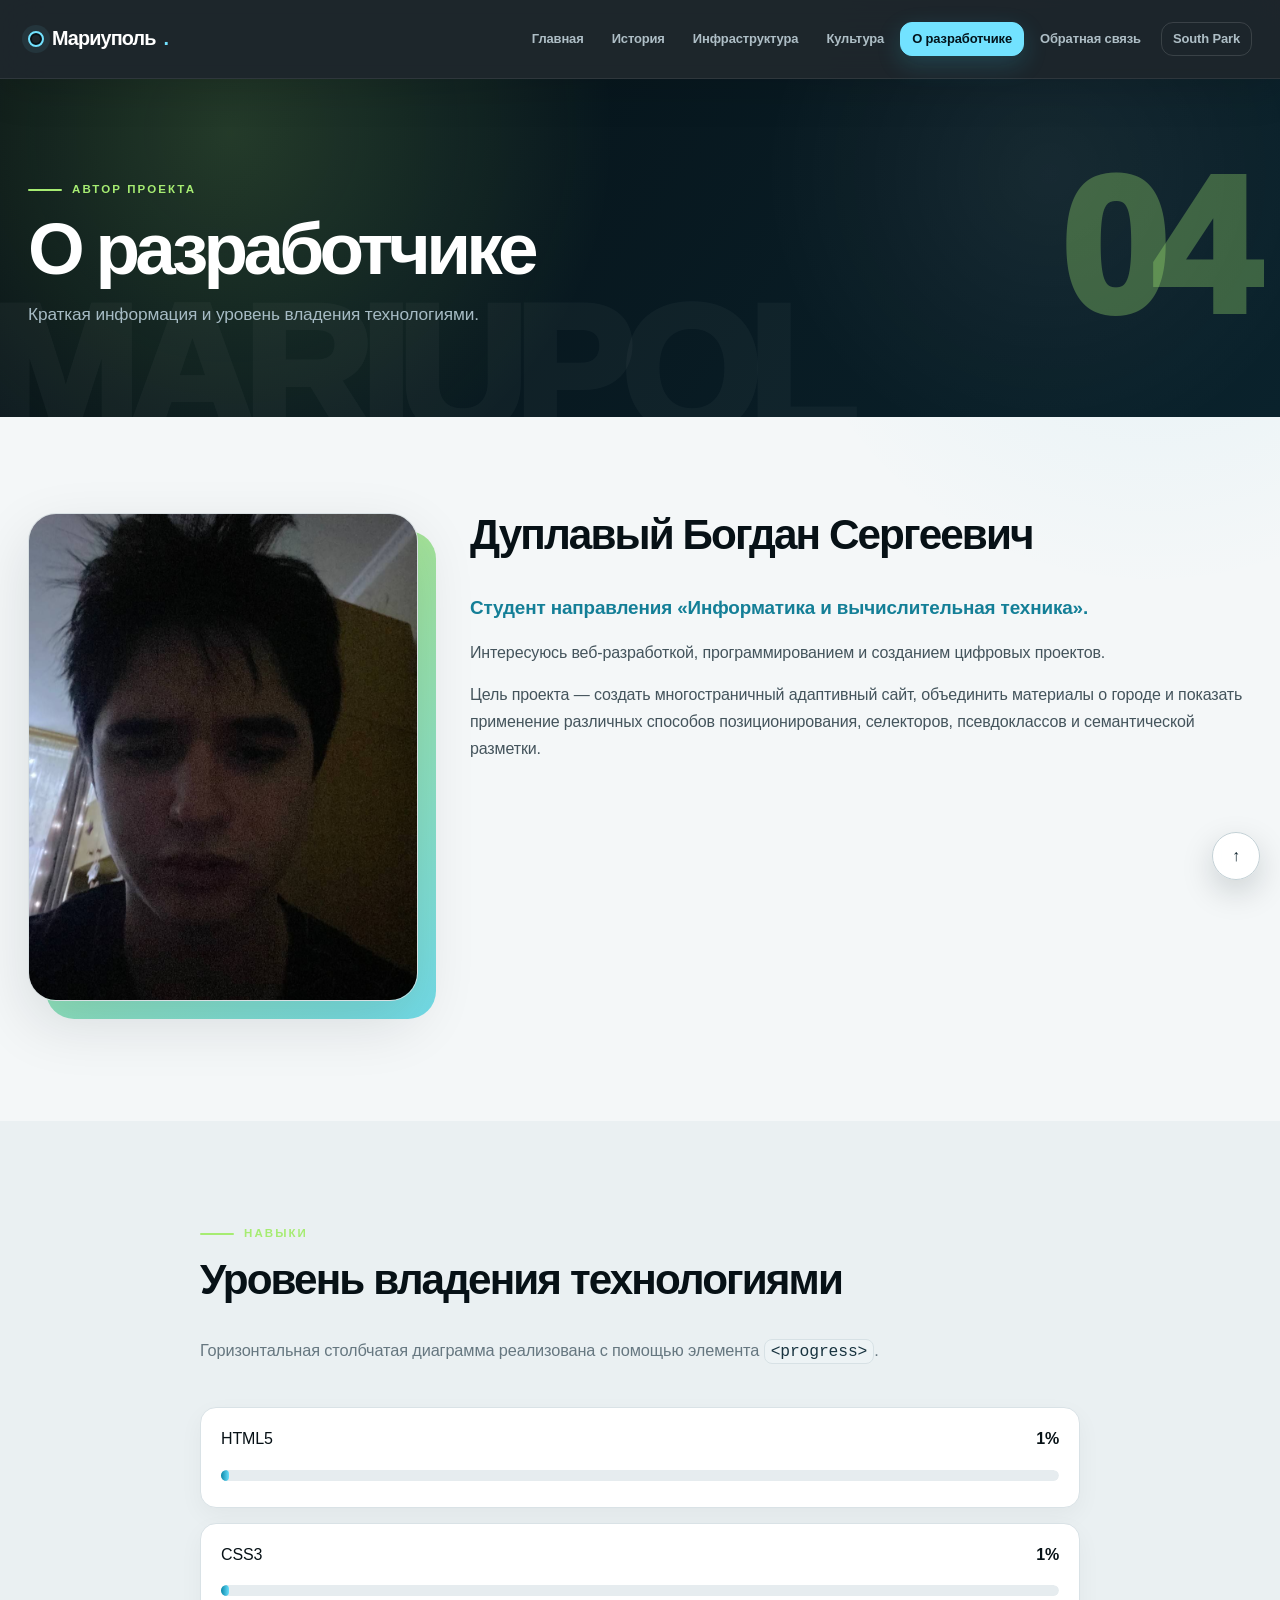
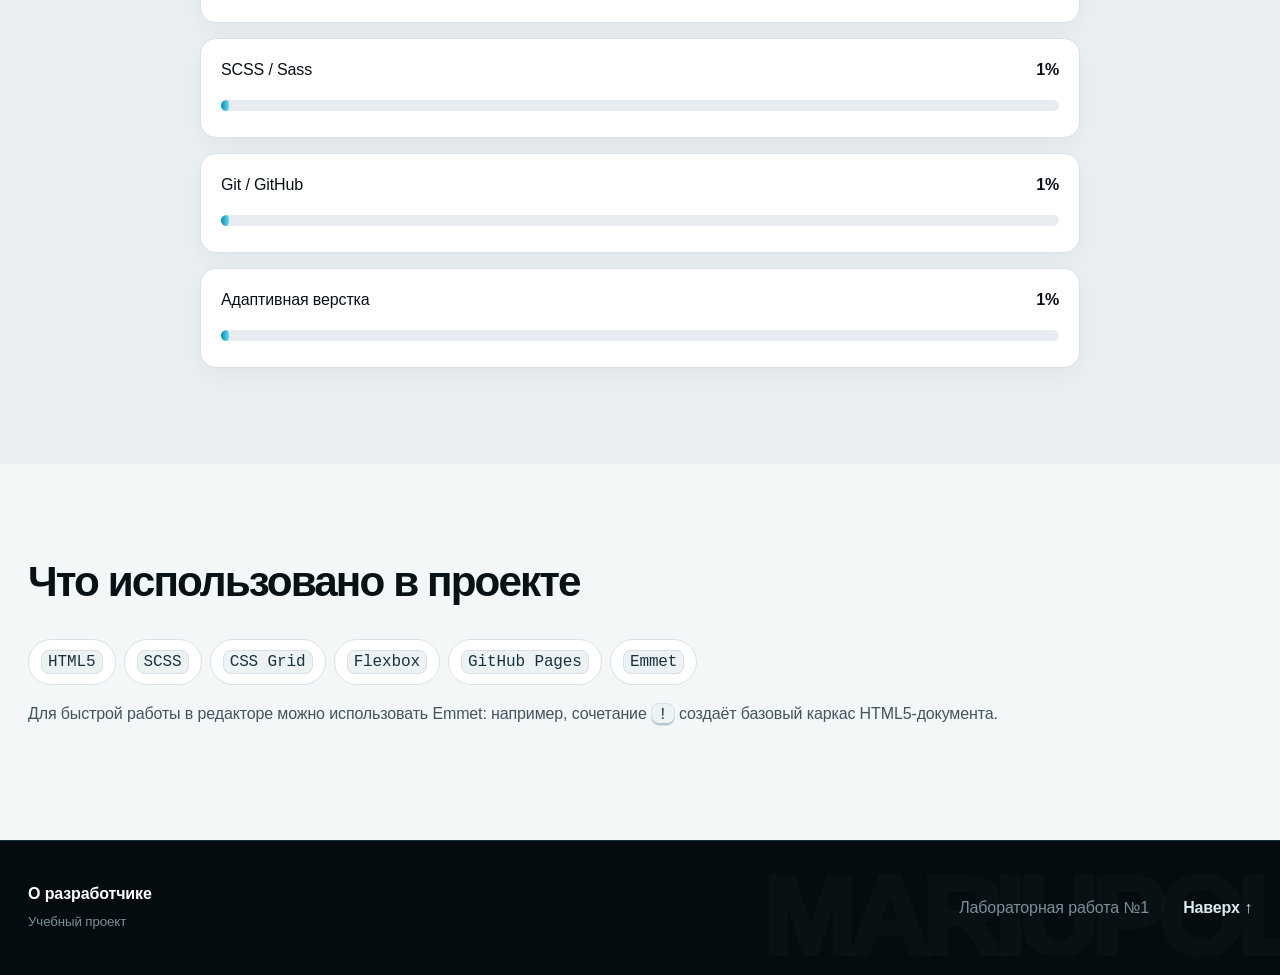
<file: about.html>
<!DOCTYPE html>
<html lang="ru">
<head>
  <meta charset="UTF-8">
  <meta name="viewport" content="width=device-width, initial-scale=1.0">
  <meta name="description" content="Страница о разработчике учебного сайта о Мариуполе.">
  <title>О разработчике</title>
  <link rel="stylesheet" href="css/styles.css">
</head>
<body id="top" class="about-page">
<header class="site-header"><div class="container header-inner"><a class="logo" href="index.html">Мариуполь<span>.</span></a><nav class="main-nav" aria-label="Основная навигация"><ul><li><a href="index.html">Главная</a></li><li><a href="history.html">История</a></li><li><a href="infrastructure.html">Инфраструктура</a></li><li><a href="culture.html">Культура</a></li><li><a class="active" aria-current="page" href="about.html">О разработчике</a></li><li><a href="contact.html">Обратная связь</a></li><li><a href="southpark.html">South Park</a></li></ul></nav></div></header>

<main class="page-main">
  <section class="page-hero"><div class="container"><p class="eyebrow">Автор проекта</p><h1>О разработчике</h1><p>Краткая информация и уровень владения технологиями.</p></div></section>

  <section class="section container developer-section">
    <figure class="developer-figure">
      <img class="developer-photo" src="img/developer.jpg" alt="Фотография разработчика">
    </figure>
    <article class="developer-bio">
      <h2>Дуплавый Богдан Сергеевич</h2>
      <p class="lead">Студент направления «Информатика и вычислительная техника».</p>
      <p>Интересуюсь веб-разработкой, программированием и созданием цифровых проектов.</p>
      <p>Цель проекта — создать многостраничный адаптивный сайт, объединить материалы о городе и показать применение различных способов позиционирования, селекторов, псевдоклассов и семантической разметки.</p>
    </article>
  </section>

  <section class="section section-soft">
    <div class="container skills-section">
      <div class="section-heading"><p class="eyebrow">Навыки</p><h2>Уровень владения технологиями</h2><p>Горизонтальная столбчатая диаграмма реализована с помощью элемента <code>&lt;progress&gt;</code>.</p></div>
      <div class="skills-chart" aria-label="Диаграмма навыков">
        <div class="skill-row"><div class="skill-label"><span>HTML5</span><strong>1%</strong></div><progress max="100" value="1">1%</progress></div>
        <div class="skill-row"><div class="skill-label"><span>CSS3</span><strong>1%</strong></div><progress max="100" value="1">1%</progress></div>
        <div class="skill-row"><div class="skill-label"><span>SCSS / Sass</span><strong>1%</strong></div><progress max="100" value="1">1%</progress></div>
        <div class="skill-row"><div class="skill-label"><span>Git / GitHub</span><strong>1%</strong></div><progress max="100" value="1">1%</progress></div>
        <div class="skill-row"><div class="skill-label"><span>Адаптивная верстка</span><strong>1%</strong></div><progress max="100" value="1">1%</progress></div>
      </div>
    </div>
  </section>

  <section class="section container tools-section">
    <h2>Что использовано в проекте</h2>
    <ul class="tag-list">
      <li><code>HTML5</code></li><li><code>SCSS</code></li><li><code>CSS Grid</code></li><li><code>Flexbox</code></li><li><code>GitHub Pages</code></li><li><code>Emmet</code></li>
    </ul>
    <p>Для быстрой работы в редакторе можно использовать Emmet: например, сочетание <kbd>!</kbd> создаёт базовый каркас HTML5-документа.</p>
  </section>
</main>

<footer class="site-footer"><div class="container footer-grid"><div><strong>О разработчике</strong><br><small>Учебный проект</small></div><address>Лабораторная работа №1</address><a href="#top">Наверх ↑</a></div></footer>
<a class="to-top" href="#top" aria-label="Наверх">↑</a>
</body>
</html>
</file>
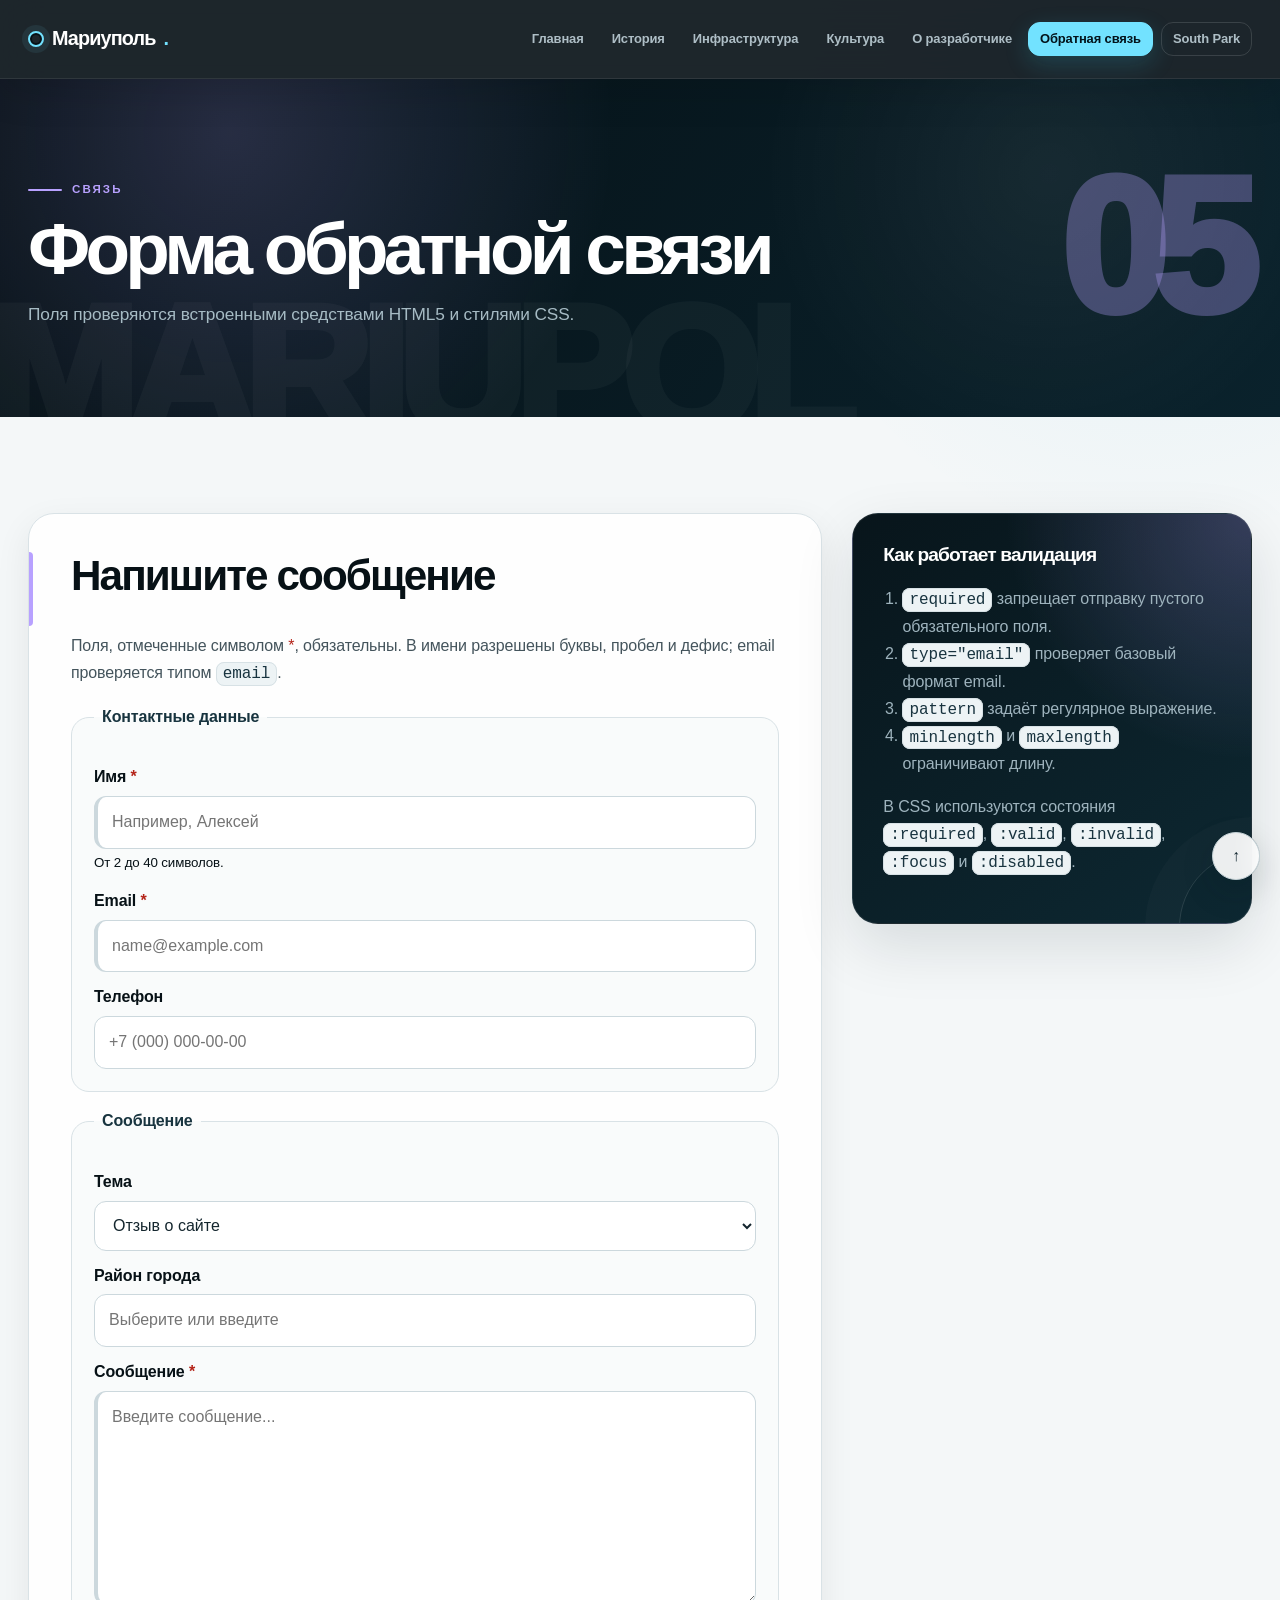
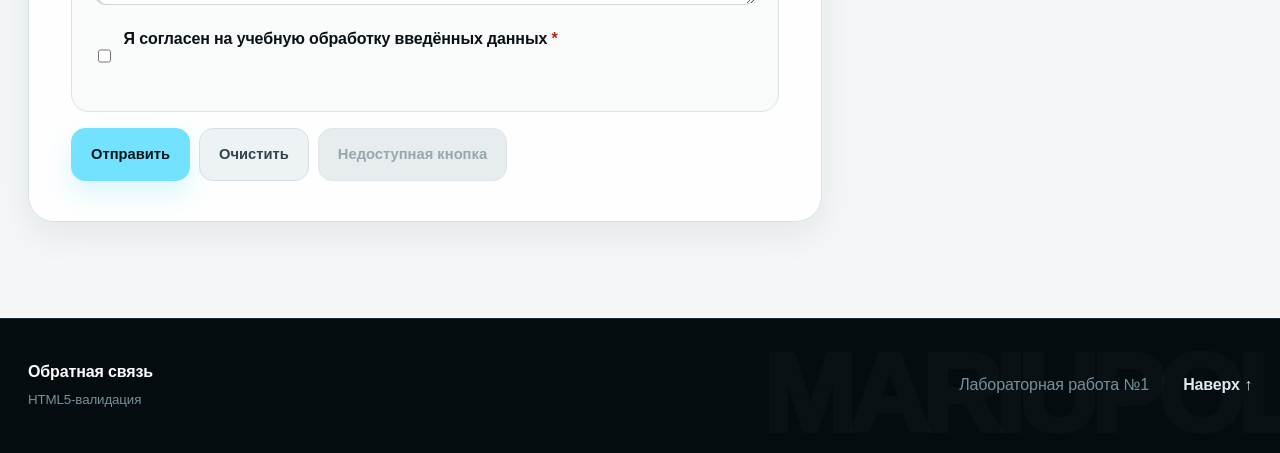
<file: contact.html>
<!DOCTYPE html>
<html lang="ru">
<head>
  <meta charset="UTF-8">
  <meta name="viewport" content="width=device-width, initial-scale=1.0">
  <meta name="description" content="Форма обратной связи с HTML5-валидацией.">
  <title>Мариуполь — обратная связь</title>
  <link rel="stylesheet" href="css/styles.css">
</head>
<body id="top" class="contact-page">
<header class="site-header"><div class="container header-inner"><a class="logo" href="index.html">Мариуполь<span>.</span></a><nav class="main-nav" aria-label="Основная навигация"><ul><li><a href="index.html">Главная</a></li><li><a href="history.html">История</a></li><li><a href="infrastructure.html">Инфраструктура</a></li><li><a href="culture.html">Культура</a></li><li><a href="about.html">О разработчике</a></li><li><a class="active" aria-current="page" href="contact.html">Обратная связь</a></li><li><a href="southpark.html">South Park</a></li></ul></nav></div></header>

<main class="page-main">
  <section class="page-hero"><div class="container"><p class="eyebrow">Связь</p><h1>Форма обратной связи</h1><p>Поля проверяются встроенными средствами HTML5 и стилями CSS.</p></div></section>

  <section class="section container contact-layout">
    <article>
      <h2>Напишите сообщение</h2>
      <p>Поля, отмеченные символом <span class="required-star">*</span>, обязательны. В имени разрешены буквы, пробел и дефис; email проверяется типом <code>email</code>.</p>

      <form class="contact-form" action="#" method="post">
        <fieldset>
          <legend>Контактные данные</legend>

          <label for="name">Имя <span class="required-star">*</span></label>
          <input id="name" name="name" type="text" required minlength="2" maxlength="40" pattern="[A-Za-zА-Яа-яЁёІіЇїЄє' -]{2,40}" placeholder="Например, Алексей" autocomplete="name">
          <small>От 2 до 40 символов.</small>

          <label for="email">Email <span class="required-star">*</span></label>
          <input id="email" name="email" type="email" required placeholder="name@example.com" autocomplete="email">

          <label for="phone">Телефон</label>
          <input id="phone" name="phone" type="tel" pattern="\+?[0-9() -]{7,20}" placeholder="+7 (000) 000-00-00" autocomplete="tel">
        </fieldset>

        <fieldset>
          <legend>Сообщение</legend>
          <label for="topic">Тема</label>
          <select id="topic" name="topic">
            <option value="site">Отзыв о сайте</option>
            <option value="history">История города</option>
            <option value="culture">Культура</option>
            <option value="other">Другое</option>
          </select>

          <label for="district">Район города</label>
          <input id="district" name="district" list="districts" placeholder="Выберите или введите">
          <datalist id="districts"><option value="Центральный"><option value="Кальмиусский"><option value="Левобережный"><option value="Приморский"></datalist>

          <label for="message">Сообщение <span class="required-star">*</span></label>
          <textarea id="message" name="message" required minlength="10" maxlength="700" rows="7" placeholder="Введите сообщение..."></textarea>

          <label class="checkbox-row"><input type="checkbox" name="agreement" required> <span>Я согласен на учебную обработку введённых данных <span class="required-star">*</span></span></label>
        </fieldset>

        <div class="form-actions">
          <button type="submit">Отправить</button>
          <button type="reset" class="button-muted">Очистить</button>
          <button type="button" disabled>Недоступная кнопка</button>
        </div>
      </form>
    </article>

    <aside class="validation-card">
      <h3>Как работает валидация</h3>
      <ol>
        <li><code>required</code> запрещает отправку пустого обязательного поля.</li>
        <li><code>type="email"</code> проверяет базовый формат email.</li>
        <li><code>pattern</code> задаёт регулярное выражение.</li>
        <li><code>minlength</code> и <code>maxlength</code> ограничивают длину.</li>
      </ol>
      <p>В CSS используются состояния <code>:required</code>, <code>:valid</code>, <code>:invalid</code>, <code>:focus</code> и <code>:disabled</code>.</p>
    </aside>
  </section>
</main>

<footer class="site-footer"><div class="container footer-grid"><div><strong>Обратная связь</strong><br><small>HTML5-валидация</small></div><address>Лабораторная работа №1</address><a href="#top">Наверх ↑</a></div></footer>
<a class="to-top" href="#top" aria-label="Наверх">↑</a>
</body>
</html>
</file>
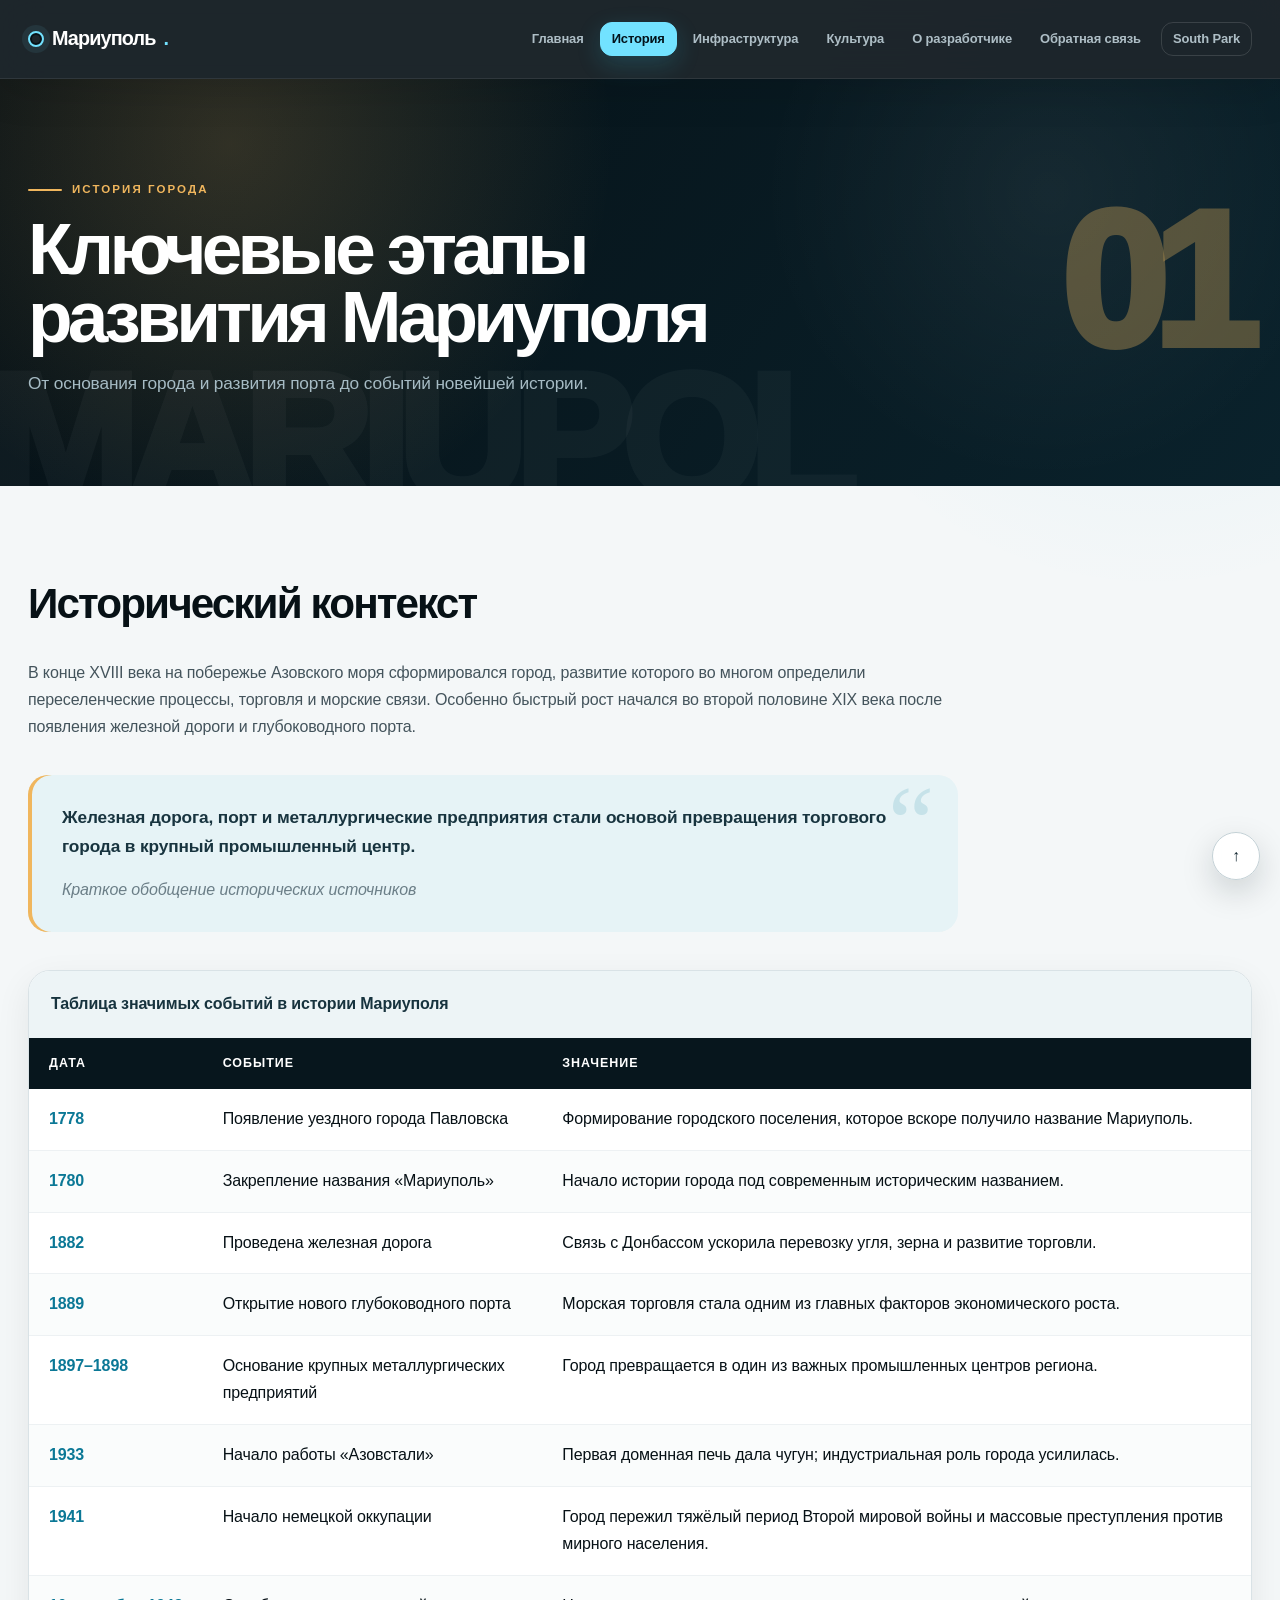
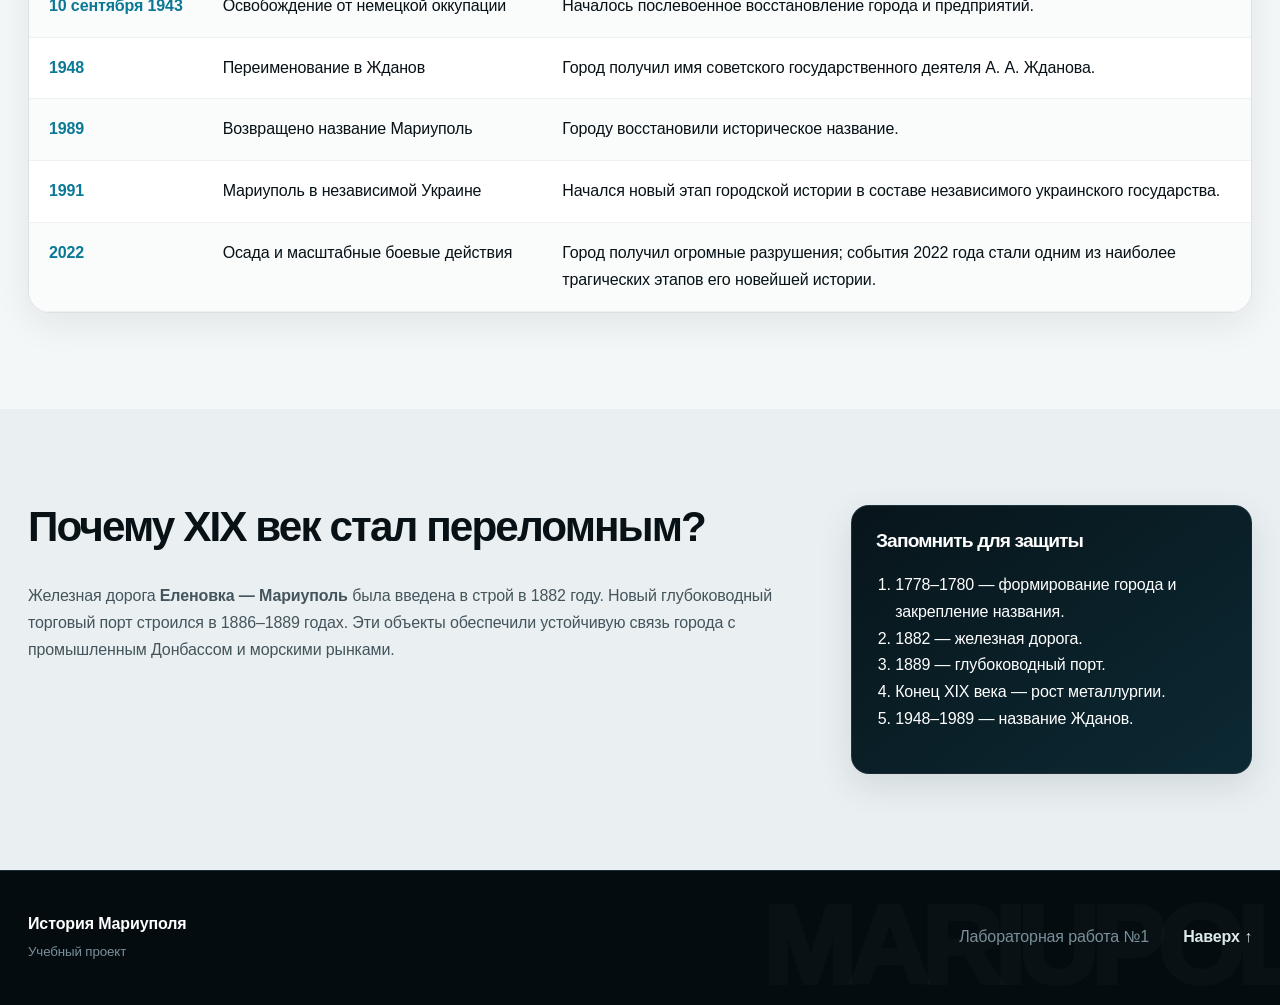
<file: history.html>
<!DOCTYPE html>
<html lang="ru">
<head>
  <meta charset="UTF-8">
  <meta name="viewport" content="width=device-width, initial-scale=1.0">
  <meta name="description" content="Основные этапы истории Мариуполя в виде таблицы значимых событий.">
  <title>Мариуполь — история</title>
  <link rel="stylesheet" href="css/styles.css">
</head>
<body id="top" class="history-page">
<header class="site-header">
  <div class="container header-inner">
    <a class="logo" href="index.html">Мариуполь<span>.</span></a>
    <nav class="main-nav" aria-label="Основная навигация">
      <ul>
        <li><a href="index.html">Главная</a></li><li><a class="active" aria-current="page" href="history.html">История</a></li><li><a href="infrastructure.html">Инфраструктура</a></li><li><a href="culture.html">Культура</a></li><li><a href="about.html">О разработчике</a></li><li><a href="contact.html">Обратная связь</a></li><li><a href="southpark.html">South Park</a></li>
      </ul>
    </nav>
  </div>
</header>

<main class="page-main">
  <section class="page-hero">
    <div class="container">
      <p class="eyebrow">История города</p>
      <h1>Ключевые этапы развития Мариуполя</h1>
      <p>От основания города и развития порта до событий новейшей истории.</p>
    </div>
  </section>

  <section class="section container">
    <article class="prose">
      <h2>Исторический контекст</h2>
      <p>В конце XVIII века на побережье Азовского моря сформировался город, развитие которого во многом определили переселенческие процессы, торговля и морские связи. Особенно быстрый рост начался во второй половине XIX века после появления железной дороги и глубоководного порта.</p>
      <blockquote>
        <p>Железная дорога, порт и металлургические предприятия стали основой превращения торгового города в крупный промышленный центр.</p>
        <cite>Краткое обобщение исторических источников</cite>
      </blockquote>
    </article>

    <div class="table-wrap" role="region" aria-label="Таблица исторических событий" tabindex="0">
      <table class="history-table">
        <caption>Таблица значимых событий в истории Мариуполя</caption>
        <thead>
          <tr><th scope="col">Дата</th><th scope="col">Событие</th><th scope="col">Значение</th></tr>
        </thead>
        <tbody>
          <tr><td><time datetime="1778">1778</time></td><td>Появление уездного города Павловска</td><td>Формирование городского поселения, которое вскоре получило название Мариуполь.</td></tr>
          <tr><td><time datetime="1780">1780</time></td><td>Закрепление названия «Мариуполь»</td><td>Начало истории города под современным историческим названием.</td></tr>
          <tr><td><time datetime="1882">1882</time></td><td>Проведена железная дорога</td><td>Связь с Донбассом ускорила перевозку угля, зерна и развитие торговли.</td></tr>
          <tr><td><time datetime="1889">1889</time></td><td>Открытие нового глубоководного порта</td><td>Морская торговля стала одним из главных факторов экономического роста.</td></tr>
          <tr><td><time datetime="1897">1897–1898</time></td><td>Основание крупных металлургических предприятий</td><td>Город превращается в один из важных промышленных центров региона.</td></tr>
          <tr><td><time datetime="1933">1933</time></td><td>Начало работы «Азовстали»</td><td>Первая доменная печь дала чугун; индустриальная роль города усилилась.</td></tr>
          <tr><td><time datetime="1941">1941</time></td><td>Начало немецкой оккупации</td><td>Город пережил тяжёлый период Второй мировой войны и массовые преступления против мирного населения.</td></tr>
          <tr><td><time datetime="1943-09-10">10 сентября 1943</time></td><td>Освобождение от немецкой оккупации</td><td>Началось послевоенное восстановление города и предприятий.</td></tr>
          <tr><td><time datetime="1948">1948</time></td><td>Переименование в Жданов</td><td>Город получил имя советского государственного деятеля А. А. Жданова.</td></tr>
          <tr><td><time datetime="1989">1989</time></td><td>Возвращено название Мариуполь</td><td>Городу восстановили историческое название.</td></tr>
          <tr><td><time datetime="1991">1991</time></td><td>Мариуполь в независимой Украине</td><td>Начался новый этап городской истории в составе независимого украинского государства.</td></tr>
          <tr><td><time datetime="2022">2022</time></td><td>Осада и масштабные боевые действия</td><td>Город получил огромные разрушения; события 2022 года стали одним из наиболее трагических этапов его новейшей истории.</td></tr>
        </tbody>
      </table>
    </div>
  </section>

  <section class="section section-soft">
    <div class="container timeline-notes">
      <article>
        <h2>Почему XIX век стал переломным?</h2>
        <p>Железная дорога <strong>Еленовка — Мариуполь</strong> была введена в строй в 1882 году. Новый глубоководный торговый порт строился в 1886–1889 годах. Эти объекты обеспечили устойчивую связь города с промышленным Донбассом и морскими рынками.</p>
      </article>
      <aside>
        <h3>Запомнить для защиты</h3>
        <ol>
          <li>1778–1780 — формирование города и закрепление названия.</li>
          <li>1882 — железная дорога.</li>
          <li>1889 — глубоководный порт.</li>
          <li>Конец XIX века — рост металлургии.</li>
          <li>1948–1989 — название Жданов.</li>
        </ol>
      </aside>
    </div>
  </section>
</main>

<footer class="site-footer"><div class="container footer-grid"><div><strong>История Мариуполя</strong><br><small>Учебный проект</small></div><address>Лабораторная работа №1</address><a href="#top">Наверх ↑</a></div></footer>
<a class="to-top" href="#top" aria-label="Наверх">↑</a>
</body>
</html>
</file>
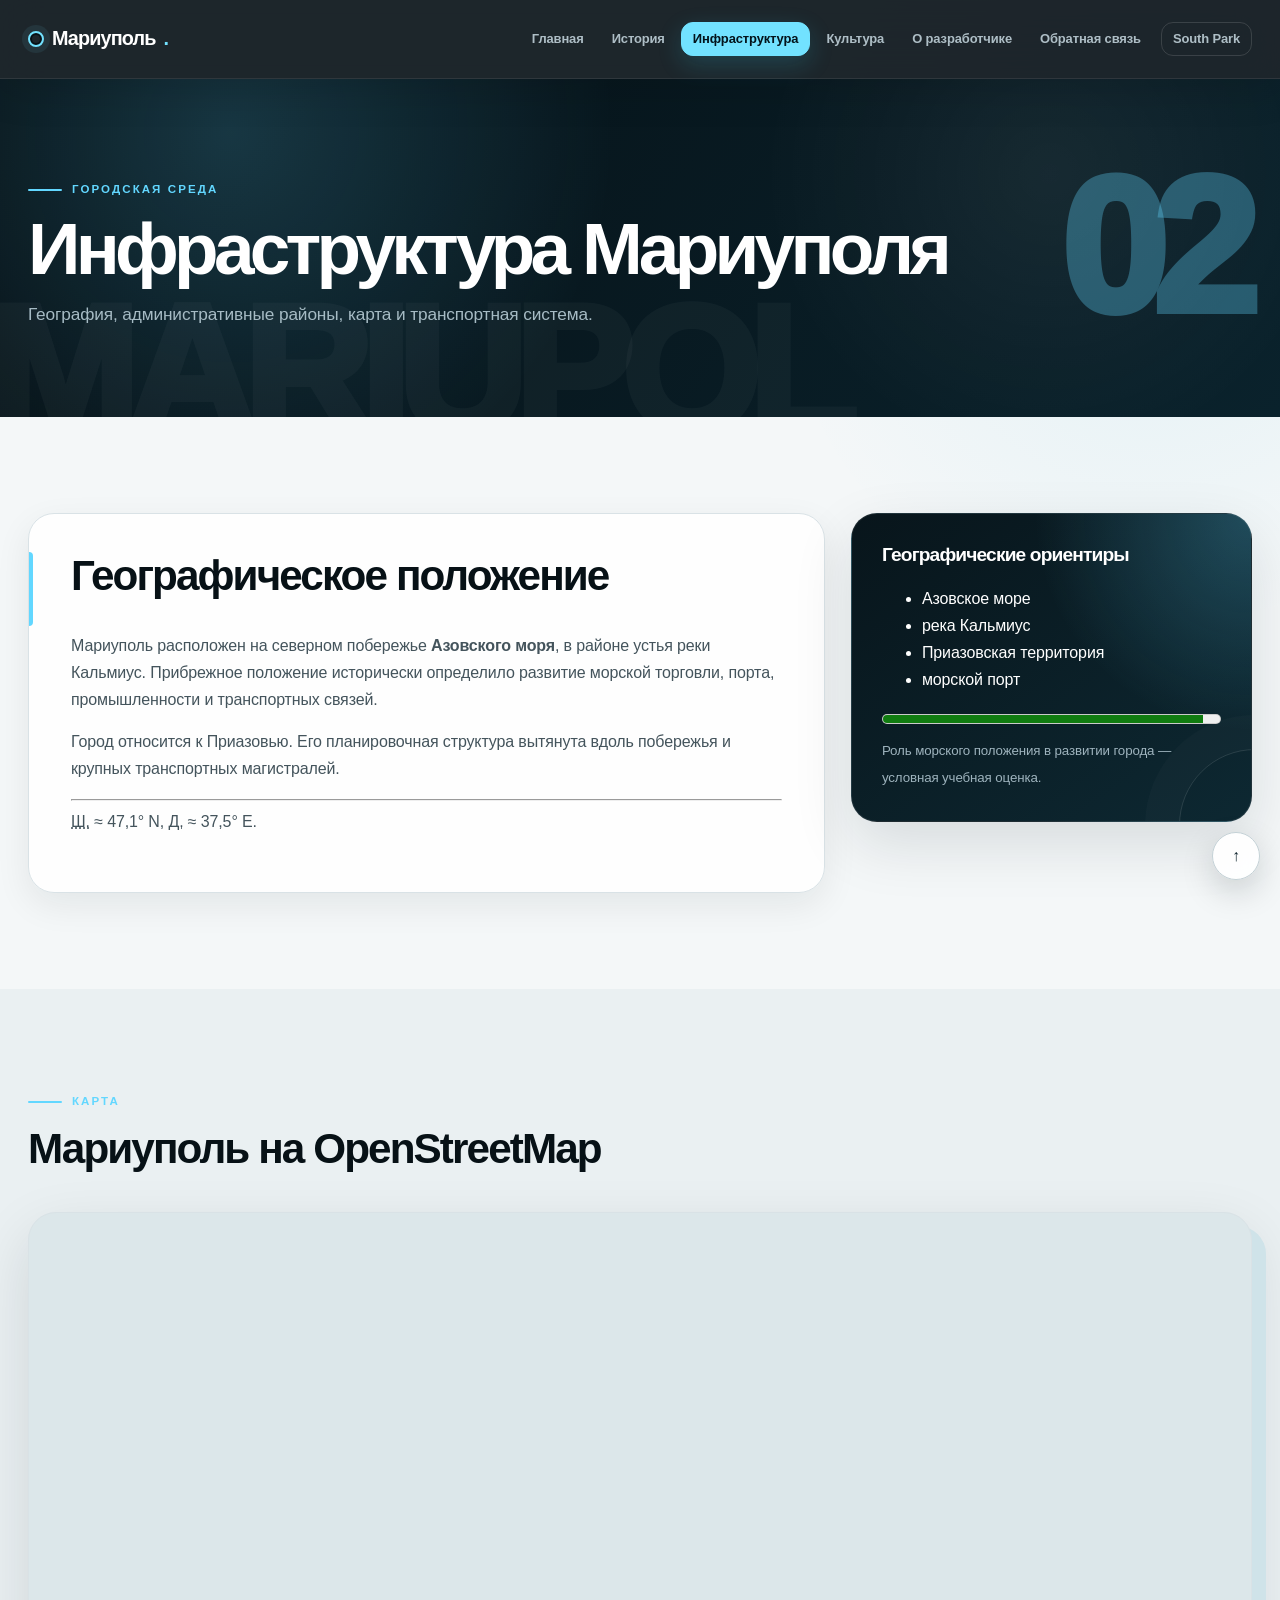
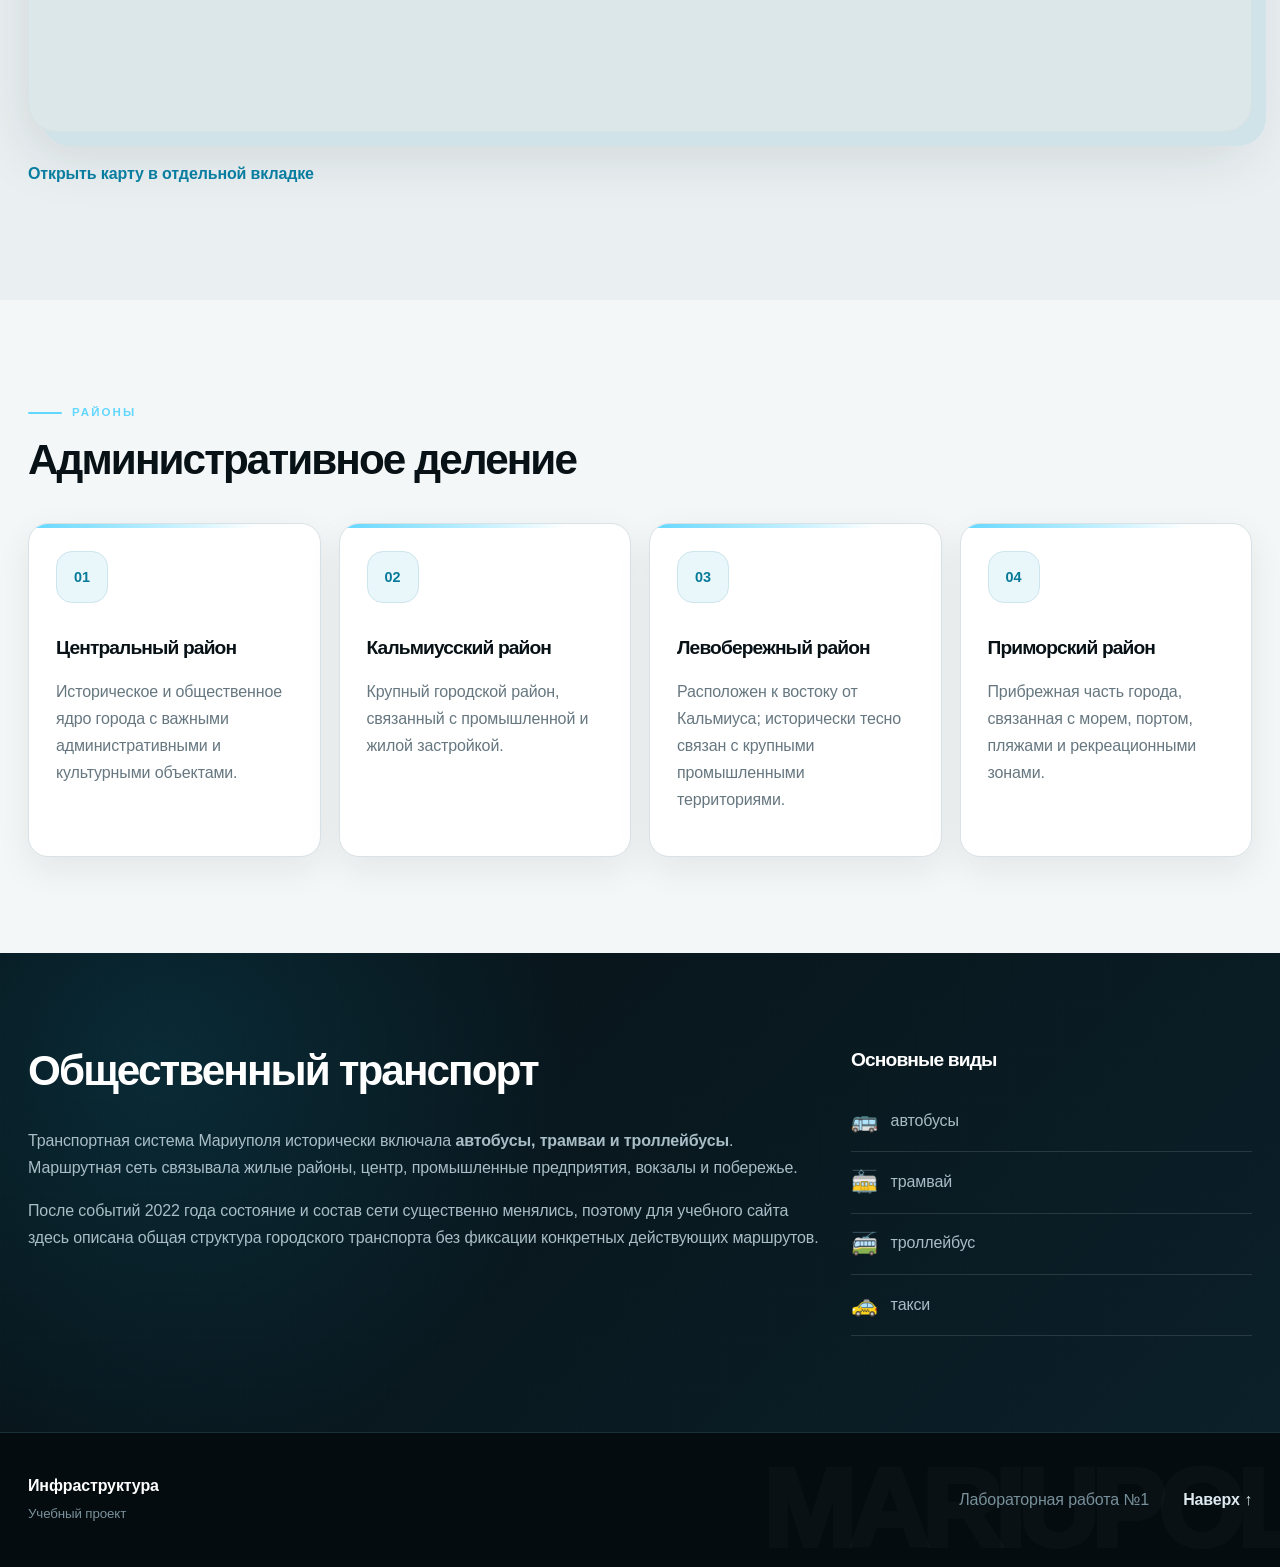
<file: infrastructure.html>
<!DOCTYPE html>
<html lang="ru">
<head>
  <meta charset="UTF-8">
  <meta name="viewport" content="width=device-width, initial-scale=1.0">
  <meta name="description" content="Географическое положение, карта, административное деление и транспорт Мариуполя.">
  <title>Мариуполь — инфраструктура</title>
  <link rel="stylesheet" href="css/styles.css">
</head>
<body id="top" class="infrastructure-page">
<header class="site-header">
  <div class="container header-inner">
    <a class="logo" href="index.html">Мариуполь<span>.</span></a>
    <nav class="main-nav" aria-label="Основная навигация">
      <ul><li><a href="index.html">Главная</a></li><li><a href="history.html">История</a></li><li><a class="active" aria-current="page" href="infrastructure.html">Инфраструктура</a></li><li><a href="culture.html">Культура</a></li><li><a href="about.html">О разработчике</a></li><li><a href="contact.html">Обратная связь</a></li><li><a href="southpark.html">South Park</a></li></ul>
    </nav>
  </div>
</header>

<main class="page-main">
  <section class="page-hero"><div class="container"><p class="eyebrow">Городская среда</p><h1>Инфраструктура Мариуполя</h1><p>География, административные районы, карта и транспортная система.</p></div></section>

  <section class="section container split-layout">
    <article>
      <h2>Географическое положение</h2>
      <p>Мариуполь расположен на северном побережье <strong>Азовского моря</strong>, в районе устья реки Кальмиус. Прибрежное положение исторически определило развитие морской торговли, порта, промышленности и транспортных связей.</p>
      <p>Город относится к Приазовью. Его планировочная структура вытянута вдоль побережья и крупных транспортных магистралей.</p>
      <hr>
      <p><abbr title="географическая широта">Ш.</abbr> ≈ 47,1° N, <abbr title="географическая долгота">Д.</abbr> ≈ 37,5° E.</p>
    </article>
    <aside class="geo-card">
      <h3>Географические ориентиры</h3>
      <ul>
        <li>Азовское море</li>
        <li>река Кальмиус</li>
        <li>Приазовская территория</li>
        <li>морской порт</li>
      </ul>
      <meter min="0" max="100" value="95">95%</meter>
      <small>Роль морского положения в развитии города — условная учебная оценка.</small>
    </aside>
  </section>

  <section class="section section-soft" aria-labelledby="map-title">
    <div class="container">
      <div class="section-heading"><p class="eyebrow">Карта</p><h2 id="map-title">Мариуполь на OpenStreetMap</h2></div>
      <iframe class="city-map" title="Карта Мариуполя" src="https://www.openstreetmap.org/export/embed.html?bbox=37.42%2C47.02%2C37.68%2C47.18&amp;layer=mapnik&amp;marker=47.0951%2C37.5413" loading="lazy"></iframe>
      <p class="map-caption"><a href="https://www.openstreetmap.org/?mlat=47.0951&amp;mlon=37.5413#map=12/47.0951/37.5413" target="_blank" rel="noopener noreferrer">Открыть карту в отдельной вкладке</a></p>
    </div>
  </section>

  <section class="section container">
    <div class="section-heading"><p class="eyebrow">Районы</p><h2>Административное деление</h2></div>
    <div class="district-grid">
      <article><data value="1">01</data><h3>Центральный район</h3><p>Историческое и общественное ядро города с важными административными и культурными объектами.</p></article>
      <article><data value="2">02</data><h3>Кальмиусский район</h3><p>Крупный городской район, связанный с промышленной и жилой застройкой.</p></article>
      <article><data value="3">03</data><h3>Левобережный район</h3><p>Расположен к востоку от Кальмиуса; исторически тесно связан с крупными промышленными территориями.</p></article>
      <article><data value="4">04</data><h3>Приморский район</h3><p>Прибрежная часть города, связанная с морем, портом, пляжами и рекреационными зонами.</p></article>
    </div>
  </section>

  <section class="section section-dark">
    <div class="container transport-grid">
      <article>
        <h2>Общественный транспорт</h2>
        <p>Транспортная система Мариуполя исторически включала <strong>автобусы, трамваи и троллейбусы</strong>. Маршрутная сеть связывала жилые районы, центр, промышленные предприятия, вокзалы и побережье.</p>
        <p>После событий 2022 года состояние и состав сети существенно менялись, поэтому для учебного сайта здесь описана общая структура городского транспорта без фиксации конкретных действующих маршрутов.</p>
      </article>
      <aside>
        <h3>Основные виды</h3>
        <ul class="transport-list">
          <li><span>🚌</span> автобусы</li>
          <li><span>🚋</span> трамвай</li>
          <li><span>🚎</span> троллейбус</li>
          <li><span>🚕</span> такси</li>
        </ul>
      </aside>
    </div>
  </section>
</main>

<footer class="site-footer"><div class="container footer-grid"><div><strong>Инфраструктура</strong><br><small>Учебный проект</small></div><address>Лабораторная работа №1</address><a href="#top">Наверх ↑</a></div></footer>
<a class="to-top" href="#top" aria-label="Наверх">↑</a>
</body>
</html>
</file>
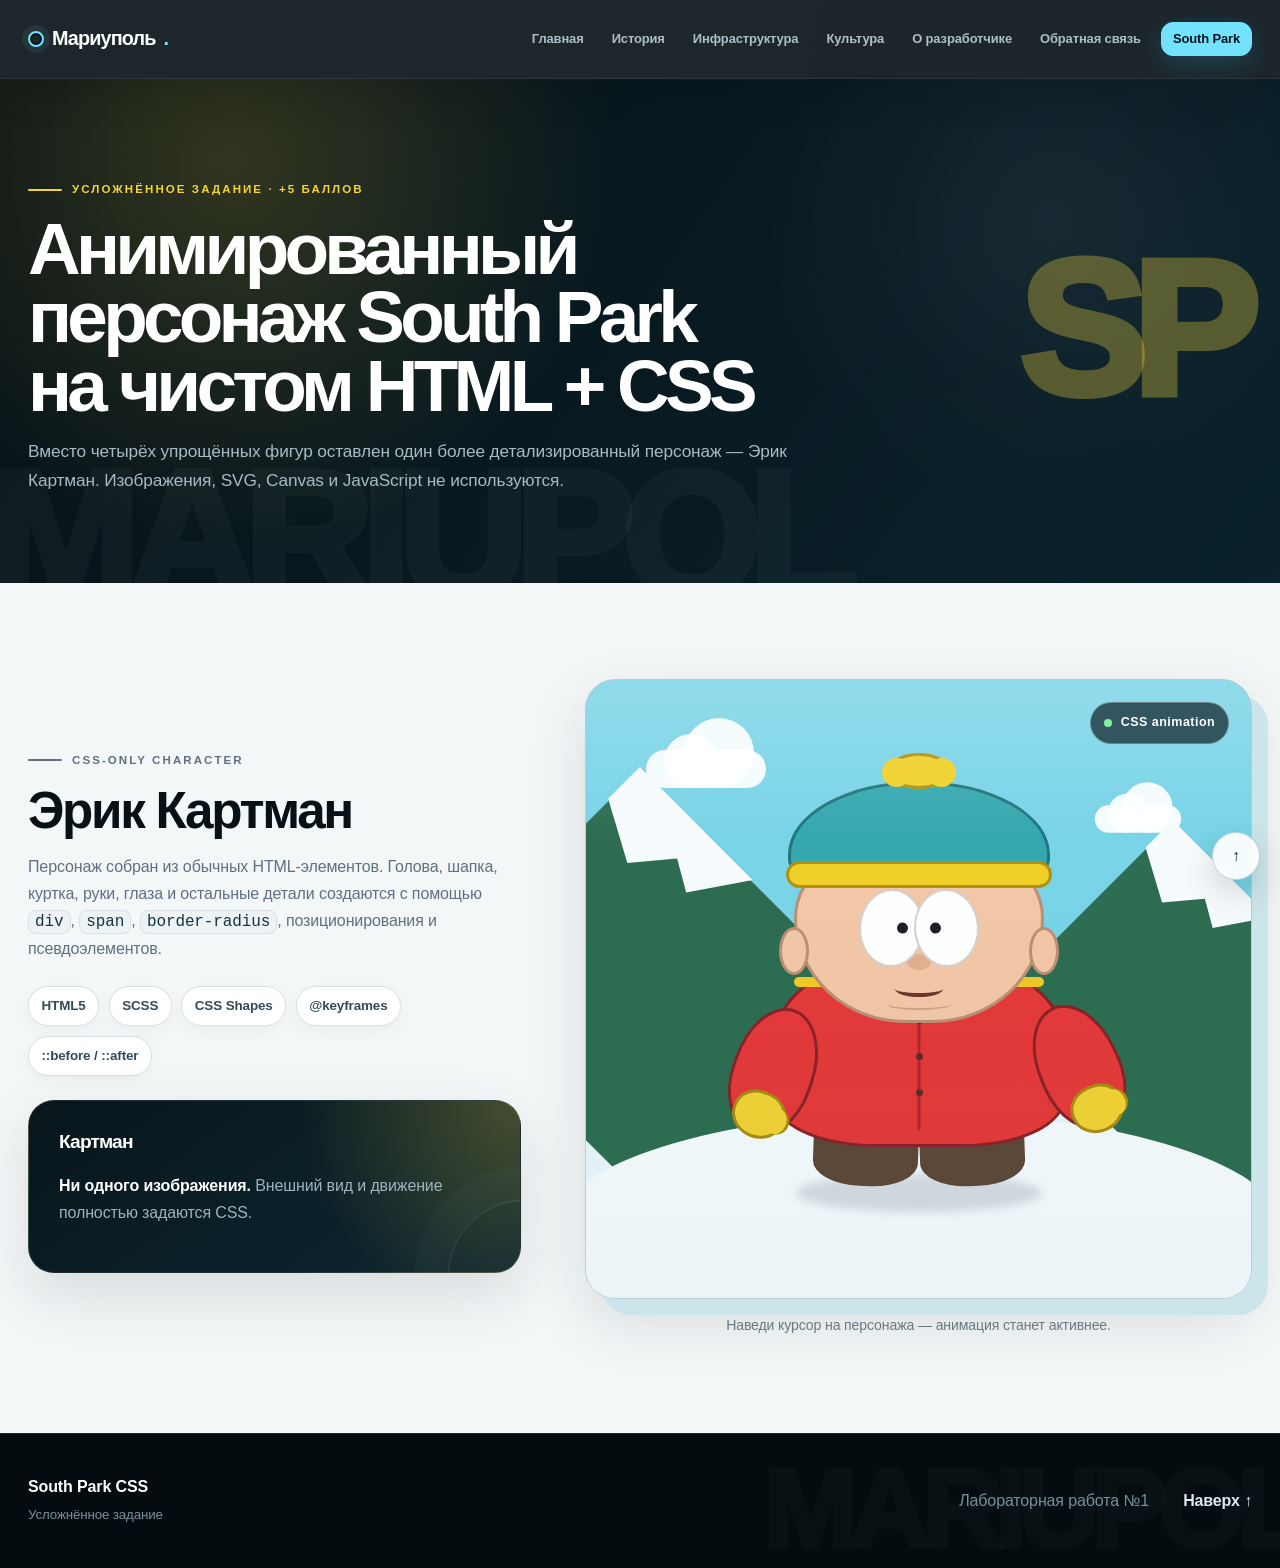
<file: southpark.html>
<!DOCTYPE html>
<html lang="ru">
<head>
  <meta charset="UTF-8">
  <meta name="viewport" content="width=device-width, initial-scale=1.0">
  <meta name="description" content="Эрик Картман, нарисованный и анимированный средствами HTML и CSS без изображений и SVG.">
  <title>South Park — анимированный CSS-персонаж</title>
  <link rel="stylesheet" href="css/styles.css">
</head>
<body id="top" class="southpark-root">
<header class="site-header">
  <div class="container header-inner">
    <a class="logo" href="index.html">Мариуполь<span>.</span></a>
    <nav class="main-nav" aria-label="Основная навигация">
      <ul>
        <li><a href="index.html">Главная</a></li>
        <li><a href="history.html">История</a></li>
        <li><a href="infrastructure.html">Инфраструктура</a></li>
        <li><a href="culture.html">Культура</a></li>
        <li><a href="about.html">О разработчике</a></li>
        <li><a href="contact.html">Обратная связь</a></li>
        <li><a class="active" aria-current="page" href="southpark.html">South Park</a></li>
      </ul>
    </nav>
  </div>
</header>

<main class="page-main southpark-page">
  <section class="page-hero">
    <div class="container">
      <p class="eyebrow">Усложнённое задание · +5 баллов</p>
      <h1>Анимированный персонаж South Park на чистом HTML + CSS</h1>
      <p>Вместо четырёх упрощённых фигур оставлен один более детализированный персонаж — Эрик Картман. Изображения, SVG, Canvas и JavaScript не используются.</p>
    </div>
  </section>

  <section class="section container css-character-layout">
    <article class="css-character-info">
      <p class="eyebrow">CSS-only character</p>
      <h2>Эрик Картман</h2>
      <p>Персонаж собран из обычных HTML-элементов. Голова, шапка, куртка, руки, глаза и остальные детали создаются с помощью <code>div</code>, <code>span</code>, <code>border-radius</code>, позиционирования и псевдоэлементов.</p>
      
      <div class="character-tech-list" aria-label="Использованные технологии">
        <span>HTML5</span>
        <span>SCSS</span>
        <span>CSS Shapes</span>
        <span>@keyframes</span>
        <span>::before / ::after</span>
      </div>

      <aside class="note-card character-note">
        <h3>Картман</h3>
        <p><strong>Ни одного изображения.</strong> Внешний вид и движение полностью задаются CSS.</p>
      </aside>
    </article>

    <div class="cartman-showcase">
      <div class="cartman-scene" role="img" aria-label="Анимированный Эрик Картман, нарисованный HTML и CSS">
        <div class="css-cloud cloud-a"></div>
        <div class="css-cloud cloud-b"></div>
        <div class="css-mountain mountain-a"></div>
        <div class="css-mountain mountain-b"></div>
        <div class="css-ground"></div>

        <div class="cartman-figure">
          <div class="cartman-shadow"></div>

          <div class="cartman-legs">
            <span class="cartman-leg leg-left"></span>
            <span class="cartman-leg leg-right"></span>
          </div>

          <div class="cartman-body">
            <span class="cartman-coat-line"></span>
            <span class="cartman-button button-one"></span>
            <span class="cartman-button button-two"></span>
            <span class="cartman-button button-three"></span>

            <div class="cartman-arm arm-left"><span class="cartman-mitten"></span></div>
            <div class="cartman-arm arm-right"><span class="cartman-mitten"></span></div>
          </div>

          <div class="cartman-head">
            <div class="cartman-ear ear-left"></div>
            <div class="cartman-ear ear-right"></div>

            <div class="cartman-eye eye-left"><span class="cartman-pupil"></span><span class="cartman-lid"></span></div>
            <div class="cartman-eye eye-right"><span class="cartman-pupil"></span><span class="cartman-lid"></span></div>

            <span class="cartman-nose"></span>
            <span class="cartman-mouth"></span>
            <span class="cartman-chin"></span>
          </div>

          <div class="cartman-hat">
            <span class="cartman-hat-band"></span>
            <span class="cartman-pom"></span>
          </div>
        </div>

        <div class="scene-label"><span class="live-dot"></span> CSS animation</div>
      </div>
      <p class="showcase-tip">Наведи курсор на персонажа — анимация станет активнее.</p>
    </div>
  </section>
</main>

<footer class="site-footer">
  <div class="container footer-grid">
    <div><strong>South Park CSS</strong><br><small>Усложнённое задание</small></div>
    <address>Лабораторная работа №1</address>
    <a href="#top">Наверх ↑</a>
  </div>
</footer>
<a class="to-top" href="#top" aria-label="Наверх">↑</a>
</body>
</html>
</file>
<file: css/styles.css>
/* Generated from scss/styles.scss for the lab project. */

* {
  box-sizing: border-box;
}

html {
  scroll-behavior: smooth;
}

html:lang(ru) {
  quotes: "«" "»" "„" "“";
}

body {
  margin: 0;
  font-family: "Segoe UI", Arial, sans-serif;
  color: #1f2d3d;
  background: #ffffff;
  line-height: 1.65;
}

img {
  display: block;
  max-width: 100%;
}

h1,
h2,
h3 {
  line-height: 1.18;
  margin-top: 0;
}

h1 {
  font-size: clamp(2.1rem, 5vw, 4.7rem);
}

h2 {
  font-size: clamp(1.6rem, 3vw, 2.55rem);
}

h3 {
  font-size: 1.2rem;
}

p {
  margin: 0 0 1rem;
}

code,
kbd {
  font-family: Consolas, "Courier New", monospace;
  background: #eaf1f4;
  border-radius: 6px;
  padding: .12rem .38rem;
}

kbd {
  border: 1px solid #b6c7d0;
  box-shadow: inset 0 -2px 0 #b6c7d0;
}

a:link {
  color: #0f6d83;
}

a:visited {
  color: #6c4d82;
}

a:hover {
  color: #084b5b;
}

a:active {
  transform: translateY(1px);
}

.container {
  width: min(1160px, calc(100% - 2rem));
  margin-inline: auto;
}

.section {
  padding: 4.5rem 0;
}

.section-soft {
  background: #f4f8fa;
}

.section-dark {
  background: #102a34;
  color: #ffffff;
}

.section-dark h2,
.section-dark h3 {
  color: #ffffff;
}

.section-heading {
  max-width: 760px;
  margin-bottom: 2rem;
}

.section-heading > p:last-child {
  color: #607080;
}

.eyebrow {
  margin-bottom: .55rem;
  color: #0f6d83;
  font-size: .84rem;
  font-weight: 800;
  letter-spacing: .13em;
  text-transform: uppercase;
}

.note {
  border-left: 4px solid #e3a62f;
  padding-left: 1rem;
  color: #607080;
}

.button {
  display: inline-flex;
  align-items: center;
  justify-content: center;
  min-height: 44px;
  padding: .72rem 1.1rem;
  border: 2px solid #0f6d83;
  border-radius: 999px;
  background: #0f6d83;
  color: #ffffff;
  font-weight: 700;
  text-decoration: none;
  cursor: pointer;
  transition: transform .2s ease, background-color .2s ease, border-color .2s ease;
}

.button:visited {
  color: #ffffff;
}

.button:hover {
  background: #084b5b;
  border-color: #084b5b;
  color: #ffffff;
  transform: translateY(-2px);
}

.button.button-secondary {
  background: transparent;
  border-color: rgba(255,255,255,.72);
  color: #ffffff;
  margin-left: .55rem;
}

.button.button-secondary:hover {
  background: rgba(255,255,255,.14);
}

.site-header {
  position: sticky;
  top: 0;
  z-index: 100;
  background: rgba(255,255,255,.95);
  border-bottom: 1px solid #d9e3e8;
  backdrop-filter: blur(12px);
}

.site-header .header-inner {
  min-height: 72px;
  display: flex;
  align-items: center;
  justify-content: space-between;
  gap: 1.5rem;
}

.site-header .logo {
  color: #1f2d3d;
  font-size: 1.35rem;
  font-weight: 900;
  text-decoration: none;
}

.site-header .logo span {
  color: #e3a62f;
}

.main-nav > ul {
  display: flex;
  flex-wrap: wrap;
  align-items: center;
  justify-content: flex-end;
  gap: .35rem;
  list-style: none;
  margin: 0;
  padding: 0;
}

.main-nav li + li {
  margin-left: .1rem;
}

.main-nav li:first-child a {
  border-left-color: transparent;
}

.main-nav a {
  display: block;
  padding: .45rem .68rem;
  border-radius: 9px;
  color: #1f2d3d;
  font-size: .9rem;
  font-weight: 650;
  text-decoration: none;
}

.main-nav a:not(.active):hover {
  background: #f4f8fa;
}

.main-nav a.active {
  background: #dff0f4;
  color: #084b5b;
}

.hero {
  position: relative;
  isolation: isolate;
  overflow: hidden;
  min-height: 560px;
  display: flex;
  align-items: center;
  justify-content: center;
  gap: 0;
  color: #ffffff;
  background:
  linear-gradient(110deg, rgba(4,44,58,.93), rgba(15,109,131,.73)),
  url("https://thumb.wikimedia.org/wikipedia/commons/thumb/3/3e/Mariupol_skyline.jpg/1280px-Mariupol_skyline.jpg") center/cover no-repeat;
}

.hero::after {
  content: "";
  position: absolute;
  width: 340px;
  height: 340px;
  border: 44px solid rgba(255,255,255,.07);
  border-radius: 50%;
  right: -90px;
  bottom: -130px;
  z-index: -1;
}

.hero .hero-content {
  padding-block: 5rem;
}

.hero .eyebrow {
  color: #ffd779;
}

.hero h1 {
  max-width: 920px;
  margin-bottom: 1.2rem;
}

.hero .hero-text {
  max-width: 780px;
  font-size: 1.13rem;
  color: #e9f6f8;
  margin-bottom: 1.6rem;
}

.page-main {
  min-height: 70vh;
}

.page-hero {
  background: linear-gradient(135deg, #e6f4f7, #f8fbfc);
  border-bottom: 1px solid #d9e3e8;
  padding: 4.2rem 0 3.6rem;
}

.page-hero h1 {
  font-size: clamp(2rem, 4.4vw, 4rem);
  margin-bottom: .8rem;
}

.page-hero p:last-child {
  color: #607080;
  max-width: 760px;
  font-size: 1.08rem;
}

.intro-grid,
.split-layout,
.timeline-notes,
.transport-grid,
.contact-layout {
  display: grid;
  grid-template-columns: minmax(0, 1.6fr) minmax(280px, .8fr);
  gap: 2.25rem;
  align-items: start;
}

.fact-card,
.geo-card,
.validation-card,
.note-card {
  background: #ffffff;
  border: 1px solid #d9e3e8;
  border-radius: 18px;
  padding: 1.5rem;
  box-shadow: 0 12px 35px rgba(21, 45, 58, .12);
}

.fact-card dl,
.geo-card dl,
.validation-card dl,
.note-card dl {
  display: grid;
  grid-template-columns: 1fr 1.25fr;
  gap: .5rem .8rem;
  margin-bottom: 1.2rem;
}

.fact-card dt,
.geo-card dt,
.validation-card dt,
.note-card dt {
  color: #607080;
}

.fact-card dd,
.geo-card dd,
.validation-card dd,
.note-card dd {
  margin: 0;
  font-weight: 700;
}

details {
  border-top: 1px solid #d9e3e8;
  padding-top: 1rem;
}

details summary {
  cursor: pointer;
  font-weight: 700;
}

details p {
  margin-top: .8rem;
}

.gallery-grid {
  display: grid;
  grid-template-columns: repeat(12, 1fr);
  gap: 1rem;
}

.gallery-grid figure {
  background: #ffffff;
  border: 1px solid #d9e3e8;
  border-radius: 18px;
  box-shadow: 0 12px 35px rgba(21, 45, 58, .12);
  grid-column: span 4;
  margin: 0;
  overflow: hidden;
}

.gallery-grid figure:nth-child(2n) {
  transform: translateY(12px);
}

.gallery-grid figure img {
  width: 100%;
  height: 245px;
  object-fit: cover;
  transition: transform .35s ease;
}

.gallery-grid figure:hover img {
  transform: scale(1.045);
}

.gallery-grid figure figcaption {
  padding: .8rem 1rem 1rem;
  font-weight: 650;
}

.cards {
  display: grid;
  gap: 1rem;
}

.cards.three-cols {
  grid-template-columns: repeat(3, 1fr);
}

.cards article {
  background: #ffffff;
  border: 1px solid #d9e3e8;
  border-radius: 18px;
  box-shadow: 0 12px 35px rgba(21, 45, 58, .12);
  position: static;
  padding: 1.45rem;
}

.cards article:nth-of-type(2) {
  border-top: 4px solid #e3a62f;
}

.news-card time {
  color: #0f6d83;
  font-weight: 800;
  font-size: .86rem;
}

.news-card h3 {
  margin: .65rem 0;
}

.news-card p {
  color: #607080;
}

.news-card a {
  font-weight: 700;
}

.callout {
  background: linear-gradient(120deg, #0f6d83, #084b5b);
  color: #ffffff;
}

.callout .callout-inner {
  display: flex;
  justify-content: space-between;
  align-items: center;
  gap: 2rem;
}

.callout h2 {
  margin-bottom: .5rem;
}

.callout p {
  margin: 0;
  color: #def1f5;
}

.callout .button {
  background: #ffffff;
  color: #084b5b;
  border-color: #ffffff;
}

.callout .button:visited {
  color: #084b5b;
}

.prose {
  max-width: 900px;
  margin-bottom: 2rem;
}

.prose blockquote {
  margin: 1.8rem 0;
  padding: 1.25rem 1.5rem;
  border-left: 5px solid #0f6d83;
  background: #f4f8fa;
  border-radius: 0 18px 18px 0;
}

.prose blockquote p {
  font-size: 1.1rem;
  font-weight: 600;
}

.prose blockquote cite {
  color: #607080;
}

.table-wrap {
  overflow-x: auto;
  border: 1px solid #d9e3e8;
  border-radius: 18px;
}

.history-table {
  width: 100%;
  min-width: 760px;
  border-collapse: collapse;
  background: #ffffff;
}

.history-table caption {
  text-align: left;
  padding: 1rem;
  font-weight: 800;
  background: #e7f4f7;
}

.history-table th,
.history-table td {
  padding: .9rem 1rem;
  border-bottom: 1px solid #d9e3e8;
  vertical-align: top;
  text-align: left;
}

.history-table th {
  background: #084b5b;
  color: #ffffff;
}

.history-table tbody tr:nth-child(even) {
  background: #f7fafb;
}

.history-table tbody tr:hover {
  background: #eaf4f6;
}

.history-table td:first-child {
  white-space: nowrap;
  font-weight: 800;
  color: #084b5b;
}

.timeline-notes aside {
  background: #ffffff;
  border: 1px solid #d9e3e8;
  border-radius: 18px;
  padding: 1.5rem;
  box-shadow: 0 12px 35px rgba(21, 45, 58, .12);
}

.timeline-notes aside ol {
  padding-left: 1.2rem;
}

.geo-card meter {
  width: 100%;
  height: 1.2rem;
  display: block;
  margin: 1rem 0 .5rem;
}

.city-map {
  width: 100%;
  min-height: 470px;
  border: 1px solid #d9e3e8;
  border-radius: 18px;
  box-shadow: 0 12px 35px rgba(21, 45, 58, .12);
}

.map-caption {
  margin-top: .8rem;
}

.district-grid {
  display: grid;
  grid-template-columns: repeat(4, 1fr);
  gap: 1rem;
}

.district-grid article {
  background: #ffffff;
  border: 1px solid #d9e3e8;
  border-radius: 18px;
  box-shadow: 0 12px 35px rgba(21, 45, 58, .12);
  padding: 1.35rem;
}

.district-grid article data {
  font-size: 2rem;
  color: #a7cbd4;
  font-weight: 900;
}

.district-grid article p {
  color: #607080;
}

.transport-grid {
  align-items: center;
}

.transport-grid .transport-list {
  list-style: none;
  padding: 0;
  margin: 0;
}

.transport-grid .transport-list li {
  display: flex;
  align-items: center;
  gap: .8rem;
  padding: .75rem 0;
  border-bottom: 1px solid rgba(255,255,255,.15);
}

.transport-grid .transport-list span {
  font-size: 1.35rem;
}

.culture-lead {
  display: grid;
  grid-template-columns: minmax(320px, .9fr) minmax(0, 1.1fr);
  gap: 2rem;
  align-items: center;
}

.culture-photo {
  margin: 0;
  background: #ffffff;
  border: 1px solid #d9e3e8;
  border-radius: 18px;
  box-shadow: 0 12px 35px rgba(21, 45, 58, .12);
  overflow: hidden;
}

.culture-photo img {
  width: 100%;
  height: 360px;
  object-fit: cover;
}

.culture-photo figcaption {
  padding: .9rem 1rem;
  color: #607080;
}

.culture-cards article p {
  color: #607080;
}

.people-list {
  display: grid;
  grid-template-columns: repeat(2, 1fr);
  gap: 1rem;
}

.people-list article {
  background: #ffffff;
  border: 1px solid #d9e3e8;
  border-radius: 18px;
  padding: 1.5rem;
  box-shadow: 0 12px 35px rgba(21, 45, 58, .12);
}

.people-list small {
  color: #607080;
  font-weight: 500;
}

.developer-section {
  display: block;
}

.developer-section::after {
  content: "";
  display: block;
  clear: both;
}

.developer-figure {
  float: left;
  width: min(360px, 38%);
  margin: 0 2rem 1rem 0;
}

.developer-figure .developer-photo {
  width: 100%;
  aspect-ratio: 4 / 5;
  object-fit: cover;
  border-radius: 18px;
  box-shadow: 0 12px 35px rgba(21, 45, 58, .12);
}

.developer-figure figcaption {
  margin-top: .7rem;
  color: #607080;
  font-size: .9rem;
}

.developer-bio .lead {
  font-size: 1.15rem;
  color: #084b5b;
  font-weight: 700;
}

.developer-bio p ~ p {
  margin-top: .4rem;
}

.skills-section {
  max-width: 880px;
}

.skills-chart {
  display: grid;
  gap: 1.15rem;
}

.skills-chart .skill-label {
  display: flex;
  justify-content: space-between;
  gap: 1rem;
  margin-bottom: .4rem;
}

.skills-chart progress {
  width: 100%;
  height: 1.45rem;
  accent-color: #0f6d83;
}

.tag-list {
  display: flex;
  flex-wrap: wrap;
  gap: .6rem;
  list-style: none;
  padding: 0;
}

.tag-list li {
  background: #f4f8fa;
  border: 1px solid #d9e3e8;
  border-radius: 999px;
  padding: .5rem .8rem;
}

.contact-form {
  display: grid;
  gap: 1rem;
}

.contact-form fieldset {
  border: 1px solid #d9e3e8;
  border-radius: 18px;
  padding: 1.2rem;
}

.contact-form legend {
  padding: 0 .45rem;
  font-weight: 800;
  color: #084b5b;
}

.contact-form label {
  display: block;
  font-weight: 700;
  margin: .8rem 0 .3rem;
}

.contact-form input,
.contact-form textarea,
.contact-form select {
  width: 100%;
  padding: .78rem .85rem;
  border: 1px solid #9cb0bb;
  border-radius: 10px;
  font: inherit;
  background: #ffffff;
  transition: box-shadow .2s ease, border-color .2s ease;
}

.contact-form input:focus,
.contact-form textarea:focus,
.contact-form select:focus {
  outline: none;
  border-color: #0f6d83;
  box-shadow: 0 0 0 4px rgba(15,109,131,.13);
}

.contact-form input[type="email"] {
  background-image: linear-gradient(to right, transparent, transparent);
}

.contact-form input:required,
.contact-form textarea:required {
  border-left-width: 4px;
}

.contact-form input:required:valid,
.contact-form textarea:required:valid {
  border-left-color: #16803a;
}

.contact-form input:required:invalid:not(:placeholder-shown),
.contact-form textarea:required:invalid:not(:placeholder-shown) {
  border-left-color: #b42318;
}

.contact-form .checkbox-row {
  display: flex;
  align-items: flex-start;
  gap: .6rem;
}

.contact-form .checkbox-row input {
  width: auto;
  margin-top: .35rem;
}

.contact-form .checkbox-row input:checked + span {
  color: #16803a;
}

.required-star {
  color: #b42318;
}

.form-actions {
  display: flex;
  flex-wrap: wrap;
  gap: .7rem;
}

.form-actions button {
  display: inline-flex;
  align-items: center;
  justify-content: center;
  min-height: 44px;
  padding: .72rem 1.1rem;
  border: 2px solid #0f6d83;
  border-radius: 999px;
  background: #0f6d83;
  color: #ffffff;
  font-weight: 700;
  text-decoration: none;
  cursor: pointer;
  transition: transform .2s ease, background-color .2s ease, border-color .2s ease;
  font: inherit;
}

.form-actions button.button-muted {
  background: #eef3f5;
  color: #1f2d3d;
  border-color: #cddbe1;
}

.form-actions button:disabled {
  background: #d7dfe3;
  border-color: #d7dfe3;
  color: #7f8c93;
  cursor: not-allowed;
}

.validation-card ol {
  padding-left: 1.2rem;
}

.site-footer {
  padding: 2rem 0;
  background: #0b2028;
  color: #dbe8ec;
}

.site-footer .footer-grid {
  display: grid;
  grid-template-columns: 1fr auto auto;
  gap: 1rem 2rem;
  align-items: center;
}

.site-footer address {
  font-style: normal;
  color: #a8bcc5;
}

.site-footer a {
  color: #ffffff;
  font-weight: 700;
}

.site-footer a:visited {
  color: #ffffff;
}

.to-top {
  position: fixed;
  right: 1rem;
  bottom: 1rem;
  z-index: 60;
  display: flex;
  align-items: center;
  justify-content: center;
  gap: 0;
  width: 44px;
  height: 44px;
  border-radius: 50%;
  background: #e3a62f;
  color: #231d10 !important;
  box-shadow: 0 12px 35px rgba(21, 45, 58, .12);
  text-decoration: none;
  font-weight: 900;
}

.southpark-page {
  background: #f8fbfc;
}

.sp-scene {
  position: relative;
  height: 500px;
  overflow: hidden;
  border: 1px solid #bcd5dd;
  border-radius: 24px;
  background: linear-gradient(#72c9dd 0 55%, #f7fbfc 55% 100%);
  box-shadow: 0 12px 35px rgba(21, 45, 58, .12);
  margin: 1.5rem 0 2rem;
}

.sp-scene::before {
  content: "";
  position: absolute;
  left: -8%;
  right: -8%;
  bottom: 125px;
  height: 110px;
  background: #256b4a;
  clip-path: polygon(0 100%, 8% 35%, 18% 72%, 30% 16%, 42% 70%, 55% 20%, 67% 64%, 79% 8%, 91% 68%, 100% 38%, 100% 100%);
}

.sp-mountain {
  position: absolute;
  width: 0;
  height: 0;
  border-left: 130px solid transparent;
  border-right: 130px solid transparent;
  border-bottom: 190px solid #f8fbfc;
  top: 28px;
  z-index: 0;
}

.sp-mountain::after {
  content: "";
  position: absolute;
  left: -105px;
  top: 82px;
  width: 210px;
  height: 110px;
  background: #2a6a4b;
  clip-path: polygon(50% 0, 100% 100%, 0 100%);
  z-index: -1;
}

.sp-mountain.m1 {
  left: 2%;
}

.sp-mountain.m2 {
  left: 35%;
  transform: scale(1.2);
}

.sp-mountain.m3 {
  right: 2%;
}

.sp-snowbank {
  position: absolute;
  left: -5%;
  right: -5%;
  bottom: -55px;
  height: 210px;
  border-radius: 50% 50% 0 0;
  background: #ffffff;
  z-index: 1;
}

.sp-character {
  --skin: #f0c7a0;
  position: absolute;
  bottom: 50px;
  width: 150px;
  height: 290px;
  z-index: 5;
}

.sp-character .sp-head {
  position: absolute;
  left: 20px;
  top: 52px;
  width: 110px;
  height: 105px;
  border-radius: 50%;
  background: var(--skin);
  border: 3px solid #27251f;
  z-index: 3;
}

.sp-character .eye {
  position: absolute;
  top: 27px;
  width: 33px;
  height: 43px;
  border-radius: 50%;
  background: white;
  border: 2px solid #36332e;
}

.sp-character .eye::after {
  content: "";
  position: absolute;
  top: 15px;
  width: 5px;
  height: 5px;
  border-radius: 50%;
  background: #111;
}

.sp-character .eye.left {
  left: 22px;
}

.sp-character .eye.left::after {
  right: 5px;
}

.sp-character .eye.right {
  right: 22px;
}

.sp-character .eye.right::after {
  left: 5px;
}

.sp-character .mouth {
  position: absolute;
  left: 42px;
  bottom: 18px;
  width: 25px;
  height: 7px;
  border-bottom: 2px solid #6d342d;
  border-radius: 50%;
}

.sp-character .sp-body {
  position: absolute;
  left: 17px;
  top: 145px;
  width: 116px;
  height: 108px;
  border: 3px solid #28251f;
  border-radius: 28px 28px 15px 15px;
  z-index: 2;
}

.sp-character .hand {
  position: absolute;
  top: 50px;
  width: 28px;
  height: 28px;
  border-radius: 50%;
  border: 3px solid #28251f;
  z-index: 4;
}

.sp-character .hand.left {
  left: -17px;
}

.sp-character .hand.right {
  right: -17px;
}

.sp-character .sp-legs {
  position: absolute;
  left: 38px;
  bottom: 10px;
  display: flex;
  gap: 4px;
  z-index: 1;
}

.sp-character .sp-legs span {
  width: 35px;
  height: 35px;
  background: #303030;
  border: 3px solid #222;
  border-radius: 7px 7px 3px 3px;
}

.sp-character .button-dot {
  position: absolute;
  left: 54px;
  width: 6px;
  height: 6px;
  border-radius: 50%;
  background: #111;
}

.sp-character .button-dot.b1 {
  top: 25px;
}

.sp-character .button-dot.b2 {
  top: 48px;
}

.cartman {
  left: 6%;
  width: 180px;
  transform: scale(1.05);
}

.cartman .sp-hat {
  position: absolute;
  left: 18px;
  top: 35px;
  width: 116px;
  height: 43px;
  background: #5db5c2;
  border: 3px solid #29261f;
  border-radius: 70% 70% 20% 20%;
  z-index: 6;
}

.cartman .sp-hat::after {
  content: "";
  position: absolute;
  left: -3px;
  right: -3px;
  bottom: -4px;
  height: 13px;
  background: #f3da32;
  border: 3px solid #29261f;
  border-radius: 8px;
}

.cartman .sp-hat .pom {
  position: absolute;
  left: 46px;
  top: -12px;
  width: 22px;
  height: 14px;
  background: #f3da32;
  border-radius: 50%;
}

.cartman .sp-body {
  background: #d93834;
  width: 128px;
  left: 12px;
}

.cartman .hand {
  background: #f2df23;
}

.kyle {
  left: 29%;
}

.kyle .sp-hat {
  position: absolute;
  left: 18px;
  top: 23px;
  width: 114px;
  height: 70px;
  background: #43a51c;
  border: 3px solid #28251f;
  border-radius: 9px 9px 22px 22px;
  z-index: 6;
}

.kyle .sp-hat::before {
  content: "";
  position: absolute;
  left: 7px;
  right: 7px;
  top: 10px;
  height: 17px;
  background: #2d7d16;
  border-radius: 5px;
}

.kyle .sp-hat .earflap {
  position: absolute;
  top: 42px;
  width: 20px;
  height: 45px;
  background: #43a51c;
  border: 3px solid #28251f;
}

.kyle .sp-hat .earflap.left {
  left: -12px;
}

.kyle .sp-hat .earflap.right {
  right: -12px;
}

.kyle .sp-body {
  background: #e77725;
}

.kyle .hand {
  background: #49a61e;
}

.kyle .pocket {
  position: absolute;
  top: 50px;
  width: 30px;
  height: 26px;
  border: 2px solid #9a4515;
}

.kyle .pocket.left {
  left: 18px;
}

.kyle .pocket.right {
  right: 18px;
}

.stan {
  left: 52%;
}

.stan .sp-hat {
  position: absolute;
  left: 18px;
  top: 35px;
  width: 114px;
  height: 44px;
  background: #43669b;
  border: 3px solid #28251f;
  border-radius: 70% 70% 15% 15%;
  z-index: 6;
}

.stan .sp-hat::after {
  content: "";
  position: absolute;
  left: -3px;
  right: -3px;
  bottom: -5px;
  height: 14px;
  background: #b12d45;
  border: 3px solid #28251f;
}

.stan .sp-hat .pom {
  position: absolute;
  left: 46px;
  top: -20px;
  width: 22px;
  height: 22px;
  background: #b12d45;
  border-radius: 50%;
}

.stan .sp-body {
  background: #8b533b;
}

.stan .hand {
  background: #b12d45;
}

.kenny {
  left: 75%;
}

.kenny .sp-hood {
  position: absolute;
  left: 12px;
  top: 32px;
  width: 126px;
  height: 126px;
  border-radius: 50%;
  background: #e56619;
  border: 4px solid #2b271f;
  z-index: 4;
}

.kenny .sp-hood::after {
  content: "";
  position: absolute;
  inset: 17px;
  border-radius: 50%;
  border: 12px solid #b64211;
  background: #4a2e21;
}

.kenny .sp-face {
  position: absolute;
  left: 48px;
  top: 67px;
  width: 54px;
  height: 48px;
  z-index: 7;
}

.kenny .sp-face .eye {
  top: 7px;
  width: 24px;
  height: 30px;
}

.kenny .sp-face .eye.left {
  left: 1px;
}

.kenny .sp-face .eye.right {
  right: 1px;
}

.kenny .sp-body {
  background: #e56619;
}

.kenny .hand {
  background: #c75013;
}

.kenny .zip {
  position: absolute;
  left: 55px;
  top: 4px;
  width: 3px;
  height: 97px;
  background: #5a321e;
}

@media (max-width: 980px) {
.site-header {
  position: static;
}
.site-header .header-inner {
  flex-direction: column;
  align-items: flex-start;
  padding: .8rem 0;
}
.main-nav > ul {
  justify-content: flex-start;
}
.intro-grid,
.split-layout,
.timeline-notes,
.transport-grid,
.contact-layout,
.culture-lead {
  grid-template-columns: 1fr;
}
.district-grid {
  grid-template-columns: repeat(2, 1fr);
}
.gallery-grid figure {
  grid-column: span 6;
}
.cards.three-cols {
  grid-template-columns: 1fr 1fr;
}
.people-list {
  grid-template-columns: 1fr;
}
.sp-scene {
  height: 780px;
}
.cartman {
  left: 14%;
  bottom: 390px;
}
.kyle {
  left: 57%;
  bottom: 390px;
}
.stan {
  left: 14%;
}
.kenny {
  left: 57%;
}
}

@media (max-width: 650px) {
.section {
  padding: 3.2rem 0;
}
.hero {
  min-height: 500px;
}
.hero .button {
  margin: .35rem .35rem .35rem 0;
}
.button.button-secondary {
  margin-left: 0;
}
.gallery-grid figure {
  grid-column: 1 / -1;
  transform: none !important;
}
.cards.three-cols,
.district-grid {
  grid-template-columns: 1fr;
}
.callout .callout-inner {
  flex-direction: column;
  align-items: flex-start;
}
.site-footer .footer-grid {
  grid-template-columns: 1fr;
}
.developer-figure {
  float: none;
  width: 100%;
  max-width: 360px;
  margin: 0 0 1.5rem;
}
.city-map {
  min-height: 350px;
}
.sp-scene {
  height: 1340px;
}
.cartman,
.kyle,
.stan,
.kenny {
  left: 50%;
  transform: translateX(-50%);
}
.cartman {
  bottom: 1010px;
  transform: translateX(-50%) scale(1.05);
}
.kyle {
  bottom: 680px;
}
.stan {
  bottom: 350px;
}
.kenny {
  bottom: 30px;
}
}

/* ============================================================

/* ===== Animated CSS-only South Park character ===== */
.css-character-layout {
  display: grid;
  grid-template-columns: minmax(0, .85fr) minmax(420px, 1.15fr);
  gap: clamp(2rem, 5vw, 5rem);
  align-items: center;
}

.css-character-info h2 {
  font-size: clamp(2rem, 4vw, 3.5rem);
  margin-bottom: 1rem;
}

.css-character-info > p {
  color: #607080;
  max-width: 680px;
}

.character-tech-list {
  display: flex;
  flex-wrap: wrap;
  gap: .6rem;
  margin: 1.5rem 0;
}

.character-tech-list span {
  display: inline-flex;
  padding: .48rem .78rem;
  border: 1px solid #d9e3e8;
  border-radius: 999px;
  background: #f7fafb;
  color: #334a58;
  font-size: .84rem;
  font-weight: 750;
}

.character-note { margin-top: 1.5rem; }

.cartman-showcase { min-width: 0; }

.cartman-scene {
  position: relative;
  min-height: 620px;
  overflow: hidden;
  isolation: isolate;
  border: 1px solid #cbdde4;
  border-radius: 30px;
  background: linear-gradient(#79d4e7 0 55%, #e9f6fb 55% 100%);
  box-shadow: 0 28px 70px rgba(21,45,58,.18);
}

.cartman-scene::after {
  content: "";
  position: absolute;
  inset: 0;
  pointer-events: none;
  background: linear-gradient(180deg, rgba(255,255,255,.18), transparent 26%, rgba(15,109,131,.05));
  z-index: 20;
}

.css-ground {
  position: absolute;
  left: -5%;
  right: -5%;
  bottom: -50px;
  height: 235px;
  border-radius: 50% 50% 0 0;
  background: #f7fbfd;
  z-index: 3;
}

.css-mountain {
  position: absolute;
  bottom: 145px;
  width: 360px;
  height: 300px;
  transform: rotate(45deg);
  background: #2d6c50;
  z-index: 1;
}

.css-mountain::before {
  content: "";
  position: absolute;
  width: 160px;
  height: 160px;
  top: -2px;
  left: -2px;
  background: #f6fbfd;
  clip-path: polygon(0 0, 100% 0, 76% 35%, 57% 24%, 37% 48%, 0 28%);
}

.mountain-a { left: -105px; }
.mountain-b { right: -120px; bottom: 125px; transform: rotate(45deg) scale(.86); }

.css-cloud {
  position: absolute;
  width: 120px;
  height: 38px;
  border-radius: 999px;
  background: rgba(255,255,255,.92);
  z-index: 0;
  animation: cloudDrift 10s ease-in-out infinite alternate;
}

.css-cloud::before,
.css-cloud::after {
  content: "";
  position: absolute;
  bottom: 0;
  border-radius: 50%;
  background: inherit;
}

.css-cloud::before { width: 54px; height: 54px; left: 18px; }
.css-cloud::after { width: 70px; height: 70px; right: 12px; }
.cloud-a { top: 70px; left: 9%; }
.cloud-b { top: 120px; right: 8%; transform: scale(.72); animation-delay: -4s; }

.cartman-figure {
  position: absolute;
  left: 50%;
  bottom: 82px;
  width: 330px;
  height: 455px;
  transform: translateX(-50%);
  z-index: 8;
  animation: cartmanIdle 3.2s ease-in-out infinite;
}

.cartman-shadow {
  position: absolute;
  left: 50%;
  bottom: 4px;
  width: 245px;
  height: 38px;
  transform: translateX(-50%);
  border-radius: 50%;
  background: rgba(37,65,78,.16);
  filter: blur(4px);
  animation: shadowPulse 3.2s ease-in-out infinite;
}

.cartman-legs {
  position: absolute;
  left: 50%;
  bottom: 30px;
  width: 220px;
  height: 72px;
  transform: translateX(-50%);
  z-index: 1;
}

.cartman-leg {
  position: absolute;
  bottom: 0;
  width: 105px;
  height: 54px;
  border-radius: 0 0 45% 45%;
  background: #5d4635;
}

.leg-left { left: 4px; transform: rotate(2deg); }
.leg-right { right: 4px; transform: rotate(-2deg); }

.cartman-body {
  position: absolute;
  left: 50%;
  bottom: 69px;
  width: 292px;
  height: 192px;
  transform: translateX(-50%);
  border-radius: 46% 46% 35% 35% / 44% 44% 25% 25%;
  background: #e63838;
  border: 3px solid #8c2027;
  z-index: 3;
}

.cartman-body::before {
  content: "";
  position: absolute;
  left: 18px;
  right: 18px;
  top: 19px;
  height: 10px;
  border-radius: 999px;
  background: #f2c824;
  box-shadow: 0 2px 0 rgba(130,95,0,.18);
}

.cartman-coat-line {
  position: absolute;
  top: 25px;
  bottom: 14px;
  left: 50%;
  width: 3px;
  transform: translateX(-50%);
  background: #9c2028;
  opacity: .75;
}

.cartman-button {
  position: absolute;
  left: calc(50% - 3px);
  width: 7px;
  height: 7px;
  border-radius: 50%;
  background: #5d2c27;
}
.button-one { top: 59px; }
.button-two { top: 95px; }
.button-three { top: 131px; }

.cartman-arm {
  position: absolute;
  top: 48px;
  width: 82px;
  height: 128px;
  border: 3px solid #8c2027;
  border-radius: 52% 52% 45% 45%;
  background: #e63838;
  z-index: -1;
}

.cartman-arm.arm-left {
  left: -43px;
  transform: rotate(19deg);
}

.cartman-arm.arm-right {
  right: -43px;
  transform: rotate(-24deg);
  transform-origin: 38px 28px;
  animation: cartmanWave 2.8s ease-in-out infinite;
}

.cartman-mitten {
  position: absolute;
  bottom: -10px;
  left: 50%;
  width: 54px;
  height: 48px;
  transform: translateX(-50%);
  border-radius: 48% 48% 52% 52%;
  background: #f3d233;
  border: 3px solid #aa8b11;
}

.cartman-mitten::after {
  content: "";
  position: absolute;
  width: 23px;
  height: 26px;
  right: -8px;
  top: 9px;
  border-radius: 50%;
  background: inherit;
  border-right: 3px solid #aa8b11;
}

.cartman-head {
  position: absolute;
  left: 50%;
  top: 72px;
  width: 250px;
  height: 190px;
  transform: translateX(-50%);
  border-radius: 48% 48% 45% 45% / 45% 45% 56% 56%;
  background: #f3c7a7;
  border: 3px solid #bd8f73;
  z-index: 5;
}

.cartman-ear {
  position: absolute;
  top: 91px;
  width: 30px;
  height: 48px;
  border-radius: 50%;
  background: #f3c7a7;
  border: 3px solid #bd8f73;
  z-index: -1;
}
.ear-left { left: -18px; }
.ear-right { right: -18px; }

.cartman-eye {
  position: absolute;
  top: 53px;
  width: 65px;
  height: 78px;
  overflow: hidden;
  border-radius: 50%;
  background: #fff;
  border: 2px solid rgba(95,72,59,.25);
  z-index: 2;
}
.eye-left { left: 62px; transform: rotate(3deg); }
.eye-right { right: 62px; transform: rotate(-3deg); }

.cartman-pupil {
  position: absolute;
  width: 11px;
  height: 11px;
  top: 31px;
  border-radius: 50%;
  background: #1c2024;
  animation: cartmanLook 5.4s ease-in-out infinite;
}
.eye-left .cartman-pupil { right: 14px; }
.eye-right .cartman-pupil { left: 14px; animation-delay: -.08s; }

.cartman-lid {
  position: absolute;
  inset: -2px;
  border-radius: 50%;
  background: #f3c7a7;
  transform: translateY(-104%);
  animation: cartmanBlink 4.7s linear infinite;
  z-index: 3;
}

.cartman-nose {
  position: absolute;
  left: 50%;
  top: 118px;
  width: 24px;
  height: 16px;
  transform: translateX(-50%);
  border-radius: 50%;
  background: rgba(213,157,125,.55);
}

.cartman-mouth {
  position: absolute;
  left: 50%;
  top: 145px;
  width: 48px;
  height: 16px;
  transform: translateX(-50%);
  border-bottom: 4px solid #6e352c;
  border-radius: 0 0 50% 50%;
  animation: cartmanMouth 3.2s ease-in-out infinite;
}

.cartman-chin {
  position: absolute;
  left: 50%;
  bottom: 10px;
  width: 67px;
  height: 13px;
  transform: translateX(-50%);
  border-bottom: 2px solid rgba(170,111,83,.45);
  border-radius: 50%;
}

.cartman-hat {
  position: absolute;
  left: 50%;
  top: 20px;
  width: 262px;
  height: 105px;
  transform: translateX(-50%);
  border-radius: 50% 50% 24% 24% / 70% 70% 25% 25%;
  background: #35a8af;
  border: 3px solid #22757e;
  z-index: 7;
}

.cartman-hat-band {
  position: absolute;
  left: -5px;
  right: -5px;
  bottom: -5px;
  height: 27px;
  border-radius: 999px;
  background: #f0d027;
  border: 3px solid #af9211;
}

.cartman-pom {
  position: absolute;
  left: 50%;
  top: -31px;
  width: 64px;
  height: 36px;
  transform: translateX(-50%);
  border-radius: 50%;
  background: #f0d027;
  border: 3px solid #af9211;
  animation: pomBounce 3.2s ease-in-out infinite;
}

.cartman-pom::before,
.cartman-pom::after {
  content: "";
  position: absolute;
  width: 29px;
  height: 29px;
  border-radius: 50%;
  background: inherit;
  top: 2px;
}
.cartman-pom::before { left: -8px; }
.cartman-pom::after { right: -8px; }

.scene-label {
  position: absolute;
  right: 22px;
  top: 22px;
  display: inline-flex;
  align-items: center;
  gap: .55rem;
  padding: .6rem .8rem;
  border: 1px solid rgba(255,255,255,.62);
  border-radius: 999px;
  background: rgba(15,45,58,.72);
  color: #fff;
  font-size: .78rem;
  font-weight: 800;
  letter-spacing: .04em;
  backdrop-filter: blur(8px);
  z-index: 21;
}

.live-dot {
  width: 8px;
  height: 8px;
  border-radius: 50%;
  background: #80f29b;
  box-shadow: 0 0 0 0 rgba(128,242,155,.6);
  animation: livePulse 1.6s ease-out infinite;
}

.showcase-tip {
  margin: .9rem 0 0;
  text-align: center;
  color: #6d7f89;
  font-size: .88rem;
}

.cartman-scene:hover .cartman-figure { animation-duration: 1.7s; }
.cartman-scene:hover .arm-right { animation-duration: 1.1s; }
.cartman-scene:hover .cartman-pupil { animation-duration: 2.3s; }

@keyframes cartmanIdle {
  0%, 100% { transform: translateX(-50%) translateY(0) rotate(-.4deg); }
  50% { transform: translateX(-50%) translateY(-8px) rotate(.5deg); }
}

@keyframes cartmanWave {
  0%, 22%, 100% { transform: rotate(-24deg); }
  42% { transform: rotate(-62deg); }
  58% { transform: rotate(-36deg); }
  72% { transform: rotate(-67deg); }
}

@keyframes cartmanBlink {
  0%, 43%, 47%, 100% { transform: translateY(-104%); }
  44%, 46% { transform: translateY(0); }
}

@keyframes cartmanLook {
  0%, 18%, 100% { transform: translateX(0); }
  33%, 52% { transform: translateX(-9px); }
  67%, 84% { transform: translateX(8px); }
}

@keyframes cartmanMouth {
  0%, 100% { width: 48px; height: 16px; }
  50% { width: 42px; height: 20px; }
}

@keyframes pomBounce {
  0%, 100% { transform: translateX(-50%) rotate(-3deg); }
  50% { transform: translateX(-50%) translateY(-5px) rotate(4deg); }
}

@keyframes shadowPulse {
  0%, 100% { transform: translateX(-50%) scale(1); opacity: 1; }
  50% { transform: translateX(-50%) scale(.9); opacity: .72; }
}

@keyframes cloudDrift {
  from { translate: -8px 0; }
  to { translate: 16px 4px; }
}

@keyframes livePulse {
  70%, 100% { box-shadow: 0 0 0 10px rgba(128,242,155,0); }
}

@media (max-width: 950px) {
  .css-character-layout { grid-template-columns: 1fr; }
  .cartman-showcase { max-width: 680px; width: 100%; margin-inline: auto; }
}

@media (max-width: 560px) {
  .cartman-scene { min-height: 520px; border-radius: 22px; }
  .cartman-figure { bottom: 55px; transform: translateX(-50%) scale(.82); transform-origin: bottom center; }
  .cartman-figure { animation-name: cartmanIdleMobile; }
  .scene-label { right: 14px; top: 14px; }
}

@keyframes cartmanIdleMobile {
  0%, 100% { transform: translateX(-50%) scale(.82) translateY(0) rotate(-.4deg); }
  50% { transform: translateX(-50%) scale(.82) translateY(-8px) rotate(.5deg); }
}

@media (prefers-reduced-motion: reduce) {
  .cartman-figure,
  .cartman-shadow,
  .cartman-arm.arm-right,
  .cartman-pupil,
  .cartman-lid,
  .cartman-mouth,
  .cartman-pom,
  .css-cloud,
  .live-dot { animation: none !important; }
}

/* ============================================================

/* ============================================================
   WOW CITY UI — финальный визуальный слой
   Современный городской портал: dark editorial + bento + glass.
   ============================================================ */
:root {
  --wow-bg: #f4f7f8;
  --wow-paper: #ffffff;
  --wow-paper-2: #edf2f4;
  --wow-ink: #071116;
  --wow-ink-2: #0d1d24;
  --wow-muted: #667780;
  --wow-line: #d9e2e6;
  --wow-blue: #12a6d1;
  --wow-blue-2: #087d9f;
  --wow-cyan: #72e2ff;
  --wow-gold: #f4c96d;
  --wow-dark: #071116;
  --wow-dark-2: #0d2028;
  --wow-radius: 26px;
  --wow-radius-sm: 16px;
  --wow-shadow: 0 22px 60px rgba(5, 21, 29, .12);
  --wow-shadow-soft: 0 12px 35px rgba(5, 21, 29, .075);
  --page-accent: var(--wow-blue);
}

* {
  scrollbar-width: thin;
  scrollbar-color: #8da5af #edf2f4;
}

body {
  margin: 0;
  color: var(--wow-ink);
  background:
    radial-gradient(circle at 90% 8%, rgba(18,166,209,.07), transparent 24rem),
    var(--wow-bg);
  font-family: Inter, "Segoe UI Variable", "Segoe UI", Arial, sans-serif;
  line-height: 1.68;
  letter-spacing: -.008em;
  -webkit-font-smoothing: antialiased;
}

body::selection {
  color: #001018;
  background: var(--wow-cyan);
}

.history-page { --page-accent: #f0b65d; }
.infrastructure-page { --page-accent: #62d7ff; }
.culture-page { --page-accent: #ff8e7e; }
.about-page { --page-accent: #a6ec72; }
.contact-page { --page-accent: #b8a1ff; }
.southpark-root { --page-accent: #f3d43a; }

.container {
  width: min(1320px, calc(100% - 56px));
  margin-inline: auto;
}

.section {
  padding: 96px 0;
}

.section-soft {
  background: #eaf0f2;
}

.section-dark {
  position: relative;
  overflow: hidden;
  color: #fff;
  background:
    radial-gradient(circle at 12% 22%, rgba(18,166,209,.16), transparent 26rem),
    linear-gradient(135deg, #071116 0%, #0b2029 100%);
}

.section-dark::after {
  content: "";
  position: absolute;
  inset: 0;
  pointer-events: none;
  opacity: .22;
  background-image:
    linear-gradient(rgba(255,255,255,.03) 1px, transparent 1px),
    linear-gradient(90deg, rgba(255,255,255,.03) 1px, transparent 1px);
  background-size: 48px 48px;
}

.section-dark > .container {
  position: relative;
  z-index: 1;
}

h1, h2, h3 {
  color: var(--wow-ink);
  letter-spacing: -.045em;
}

h1 {
  font-weight: 850;
}

h2 {
  font-size: clamp(2rem, 3.3vw, 3.45rem);
  line-height: 1.03;
  font-weight: 820;
}

h3 {
  font-weight: 780;
}

p {
  color: #44545c;
}

code, kbd {
  border: 1px solid #d7e1e5;
  border-radius: 8px;
  background: #edf3f5;
  color: #18333f;
}

/* ---------- Header ---------- */
.site-header {
  position: sticky;
  top: 0;
  z-index: 200;
  border-bottom: 1px solid rgba(255,255,255,.08);
  background: rgba(6, 15, 20, .90);
  box-shadow: 0 12px 40px rgba(0,0,0,.12);
  backdrop-filter: blur(18px) saturate(135%);
}

.site-header .header-inner {
  min-height: 78px;
  display: flex;
  align-items: center;
  justify-content: space-between;
  gap: 28px;
}

.site-header .logo,
.site-header .logo:visited {
  position: relative;
  display: inline-flex;
  align-items: center;
  gap: 8px;
  flex: 0 0 auto;
  color: #fff;
  font-size: 1.24rem;
  font-weight: 900;
  letter-spacing: -.045em;
  text-decoration: none;
}

.site-header .logo::before {
  content: "";
  width: 12px;
  height: 12px;
  border: 2px solid var(--wow-cyan);
  border-radius: 50%;
  box-shadow: 0 0 0 6px rgba(114,226,255,.08), inset 0 0 0 2px #071116;
}

.site-header .logo span {
  color: var(--wow-cyan);
}

.main-nav > ul {
  display: flex;
  flex-wrap: wrap;
  align-items: center;
  justify-content: flex-end;
  gap: 4px;
  list-style: none;
  margin: 0;
  padding: 0;
}

.main-nav li + li {
  margin-left: 0;
}

.main-nav a,
.main-nav a:visited {
  position: relative;
  display: block;
  padding: 10px 11px;
  border: 1px solid transparent;
  border-radius: 12px;
  color: #aebec6;
  font-size: .81rem;
  font-weight: 720;
  line-height: 1;
  text-decoration: none;
  white-space: nowrap;
  transition: color .18s ease, background .18s ease, border-color .18s ease, transform .18s ease;
}

.main-nav a:not(.active):hover {
  color: #fff;
  border-color: rgba(255,255,255,.1);
  background: rgba(255,255,255,.055);
  transform: translateY(-1px);
}

.main-nav a.active,
.main-nav a.active:visited {
  color: #03131b;
  border-color: var(--wow-cyan);
  background: var(--wow-cyan);
  box-shadow: 0 8px 24px rgba(43,197,235,.18);
}

.main-nav li:last-child a {
  margin-left: 4px;
  border-color: rgba(255,255,255,.13);
}

.main-nav li:last-child a.active {
  border-color: var(--wow-cyan);
}

/* ---------- Common typography ---------- */
.eyebrow {
  display: inline-flex;
  align-items: center;
  gap: 10px;
  margin-bottom: 15px;
  color: var(--page-accent, var(--wow-blue));
  font-size: .72rem;
  font-weight: 850;
  letter-spacing: .18em;
  text-transform: uppercase;
}

.eyebrow::before {
  content: "";
  width: 34px;
  height: 2px;
  border-radius: 999px;
  background: currentColor;
}

.section-heading {
  position: relative;
  max-width: 800px;
  margin-bottom: 42px;
}

.section-heading > p:last-child {
  max-width: 680px;
  color: var(--wow-muted);
  font-size: 1.02rem;
}

/* ---------- Buttons ---------- */
.button,
.form-actions button {
  position: relative;
  overflow: hidden;
  min-height: 52px;
  padding: 13px 19px;
  border: 1px solid var(--wow-cyan);
  border-radius: 14px;
  background: var(--wow-cyan);
  color: #03131a;
  box-shadow: 0 12px 28px rgba(62, 206, 241, .18);
  font: inherit;
  font-size: .92rem;
  font-weight: 850;
  text-decoration: none;
  cursor: pointer;
  transition: transform .2s ease, box-shadow .2s ease, background .2s ease, border-color .2s ease;
}

.button::after,
.form-actions button::after {
  content: "";
  position: absolute;
  width: 70px;
  height: 180%;
  top: -40%;
  left: -90px;
  transform: rotate(18deg);
  background: rgba(255,255,255,.55);
  filter: blur(10px);
  transition: left .45s ease;
}

.button:hover,
.form-actions button:hover {
  color: #03131a;
  background: #96ebff;
  border-color: #96ebff;
  box-shadow: 0 16px 38px rgba(62, 206, 241, .24);
  transform: translateY(-2px);
}

.button:hover::after,
.form-actions button:hover::after {
  left: calc(100% + 25px);
}

.button:visited {
  color: #03131a;
}

.button.button-secondary {
  margin-left: 0;
  border-color: rgba(255,255,255,.24);
  background: rgba(255,255,255,.055);
  color: #fff;
  box-shadow: none;
}

.button.button-secondary:hover {
  border-color: rgba(255,255,255,.48);
  background: rgba(255,255,255,.11);
  color: #fff;
}

/* ---------- Home hero ---------- */
.hero {
  position: relative;
  isolation: isolate;
  min-height: 740px;
  overflow: hidden;
  display: block;
  color: #fff;
  background:
    radial-gradient(circle at 12% 20%, rgba(31,189,228,.18), transparent 26rem),
    radial-gradient(circle at 78% 72%, rgba(244,201,109,.11), transparent 24rem),
    linear-gradient(125deg, #050d12 0%, #081b24 56%, #0a2935 100%);
}

.hero::before {
  content: "MARIUPOL";
  position: absolute;
  left: -1.5vw;
  bottom: -1.8vw;
  z-index: -2;
  color: rgba(255,255,255,.035);
  font-size: clamp(7rem, 16vw, 16rem);
  font-weight: 950;
  line-height: .76;
  letter-spacing: -.075em;
  white-space: nowrap;
}

.hero::after {
  content: "";
  position: absolute;
  inset: 0;
  z-index: -3;
  opacity: .24;
  background-image:
    linear-gradient(rgba(255,255,255,.035) 1px, transparent 1px),
    linear-gradient(90deg, rgba(255,255,255,.035) 1px, transparent 1px);
  background-size: 52px 52px;
  mask-image: linear-gradient(to bottom, #000 0%, #000 60%, transparent 95%);
}

.hero .hero-layout {
  min-height: 740px;
  display: grid;
  grid-template-columns: minmax(0, .92fr) minmax(460px, 1.08fr);
  gap: clamp(46px, 6.5vw, 92px);
  align-items: center;
  padding-block: 66px 78px;
}

.hero .hero-content {
  position: relative;
  z-index: 3;
  padding: 0;
}

.hero .hero-content::before {
  content: "47.0951° N  ·  37.5413° E";
  display: inline-flex;
  margin-bottom: 24px;
  padding: 7px 10px;
  border: 1px solid rgba(255,255,255,.13);
  border-radius: 999px;
  background: rgba(255,255,255,.045);
  color: #8da9b5;
  font-size: .68rem;
  font-weight: 780;
  letter-spacing: .12em;
  backdrop-filter: blur(8px);
}

.hero .eyebrow {
  color: var(--wow-gold);
}

.hero h1 {
  max-width: 740px;
  margin: 0 0 25px;
  color: #fff;
  font-size: clamp(3.5rem, 5.55vw, 5.8rem);
  line-height: .93;
  letter-spacing: -.065em;
  text-wrap: balance;
}

.hero h1::after {
  content: ".";
  color: var(--wow-cyan);
}

.hero .hero-text {
  max-width: 690px;
  margin-bottom: 30px;
  color: #b9cbd3;
  font-size: clamp(1.02rem, 1.25vw, 1.16rem);
}

.hero-actions {
  display: flex;
  flex-wrap: wrap;
  gap: 10px;
}

.hero-metrics {
  display: grid;
  grid-template-columns: repeat(3, minmax(0, 1fr));
  max-width: 650px;
  margin-top: 46px;
  padding-top: 25px;
  border-top: 1px solid rgba(255,255,255,.13);
}

.hero-metrics > div {
  display: grid;
  gap: 5px;
  padding-right: 22px;
}

.hero-metrics > div + div {
  padding-left: 22px;
  border-left: 1px solid rgba(255,255,255,.12);
}

.hero-metrics strong {
  color: #fff;
  font-size: 1.85rem;
  line-height: 1;
  letter-spacing: -.055em;
}

.hero-metrics span {
  color: #8299a4;
  font-size: .72rem;
  font-weight: 720;
  letter-spacing: .035em;
  text-transform: uppercase;
}

.hero-visual {
  position: relative;
  margin: 0;
  min-width: 0;
  height: min(590px, 66vw);
  overflow: hidden;
  border: 1px solid rgba(255,255,255,.13);
  border-radius: 34px 34px 34px 8px;
  background: #17313c;
  box-shadow: 0 42px 100px rgba(0,0,0,.38);
  transform: rotate(.65deg);
  animation: heroImageIn .85s .12s cubic-bezier(.2,.75,.2,1) both;
}

.hero-visual::before {
  content: "";
  position: absolute;
  inset: 0;
  z-index: 1;
  background:
    linear-gradient(to top, rgba(3,12,17,.88), transparent 47%),
    linear-gradient(120deg, rgba(18,166,209,.13), transparent 42%);
}

.hero-visual::after {
  content: "AZOV SEA";
  position: absolute;
  top: 22px;
  right: 22px;
  z-index: 3;
  padding: 7px 10px;
  border: 1px solid rgba(255,255,255,.2);
  border-radius: 999px;
  background: rgba(4,17,23,.38);
  color: #fff;
  font-size: .64rem;
  font-weight: 820;
  letter-spacing: .14em;
  backdrop-filter: blur(10px);
}

.hero-visual img {
  width: 100%;
  height: 100%;
  object-fit: cover;
  transform: scale(1.02);
  transition: transform .8s cubic-bezier(.2,.7,.2,1), filter .5s ease;
}

.hero-visual:hover img {
  transform: scale(1.065);
  filter: saturate(1.08) contrast(1.03);
}

.hero-visual figcaption {
  position: absolute;
  left: 25px;
  right: 25px;
  bottom: 24px;
  z-index: 2;
  display: grid;
  gap: 3px;
  color: #fff;
}

.hero-visual figcaption span {
  color: #9ec2d0;
  font-size: .72rem;
  font-weight: 750;
  letter-spacing: .14em;
  text-transform: uppercase;
}

.hero-visual figcaption strong {
  color: #fff;
  font-size: 1.55rem;
  letter-spacing: -.035em;
}

.hero-content > * {
  animation: heroTextIn .7s cubic-bezier(.2,.75,.2,1) both;
}

.hero-content > :nth-child(2) { animation-delay: .05s; }
.hero-content > :nth-child(3) { animation-delay: .1s; }
.hero-content > :nth-child(4) { animation-delay: .15s; }
.hero-content > :nth-child(5) { animation-delay: .2s; }

@keyframes heroTextIn {
  from { opacity: 0; transform: translateY(18px); }
  to { opacity: 1; transform: translateY(0); }
}

@keyframes heroImageIn {
  from { opacity: 0; transform: translateY(24px) scale(.97) rotate(.65deg); }
  to { opacity: 1; transform: translateY(0) scale(1) rotate(.65deg); }
}

/* ---------- Home intro ---------- */
.intro-grid,
.split-layout,
.timeline-notes,
.transport-grid,
.contact-layout {
  display: grid;
  grid-template-columns: minmax(0, 1.55fr) minmax(300px, .78fr);
  gap: 26px;
  align-items: start;
}

.intro-grid > article,
.split-layout > article,
.contact-layout > article {
  position: relative;
  padding: 40px 42px;
  border: 1px solid var(--wow-line);
  border-radius: var(--wow-radius);
  background: rgba(255,255,255,.88);
  box-shadow: var(--wow-shadow-soft);
}

.intro-grid > article::before,
.split-layout > article::before,
.contact-layout > article::before {
  content: "";
  position: absolute;
  left: 0;
  top: 38px;
  width: 4px;
  height: 74px;
  border-radius: 0 4px 4px 0;
  background: var(--page-accent, var(--wow-blue));
}

.note {
  margin-top: 24px;
  padding: 16px 18px;
  border: 1px solid #e5d7b6;
  border-left: 4px solid var(--wow-gold);
  border-radius: 12px;
  background: #fff9ec;
  color: #6c5b35;
}

.note mark {
  background: transparent;
  color: #5e481d;
  font-weight: 850;
}

.fact-card,
.geo-card,
.validation-card,
.note-card {
  position: relative;
  overflow: hidden;
  padding: 30px;
  border: 1px solid rgba(255,255,255,.09);
  border-radius: var(--wow-radius);
  background:
    radial-gradient(circle at 100% 0%, color-mix(in srgb, var(--page-accent) 25%, transparent), transparent 43%),
    linear-gradient(145deg, #08151b, #0d2832);
  color: #fff;
  box-shadow: var(--wow-shadow);
}

.fact-card::after,
.geo-card::after,
.validation-card::after,
.note-card::after {
  content: "";
  position: absolute;
  width: 150px;
  height: 150px;
  right: -80px;
  bottom: -80px;
  border: 1px solid rgba(255,255,255,.12);
  border-radius: 50%;
  box-shadow: 0 0 0 34px rgba(255,255,255,.018);
}

.fact-card h3,
.geo-card h3,
.validation-card h3,
.note-card h3 {
  color: #fff;
}

.fact-card dt,
.geo-card small,
.validation-card p,
.validation-card li,
.note-card p {
  color: #9eb3bd;
}

.fact-card dd,
.geo-card li,
.note-card strong {
  color: #fff;
}

.fact-card details {
  border-top-color: rgba(255,255,255,.12);
}

.fact-card details p {
  color: #a9bec7;
}

/* ---------- Bento gallery ---------- */
.home-page #gallery {
  position: relative;
  overflow: hidden;
  background:
    radial-gradient(circle at 82% 8%, rgba(18,166,209,.17), transparent 25rem),
    #071116;
  color: #fff;
}

.home-page #gallery::before {
  content: "VISUAL / 07";
  position: absolute;
  right: 2vw;
  top: 1.5rem;
  color: rgba(255,255,255,.04);
  font-size: clamp(4rem, 10vw, 9rem);
  font-weight: 950;
  letter-spacing: -.07em;
}

.home-page #gallery .section-heading h2 {
  color: #fff;
}

.home-page #gallery .section-heading > p:last-child {
  color: #8298a2;
}

.gallery-grid {
  display: grid;
  grid-template-columns: repeat(12, minmax(0, 1fr));
  grid-auto-rows: 220px;
  gap: 14px;
}

.gallery-grid figure {
  position: relative;
  grid-column: span 4;
  margin: 0;
  overflow: hidden;
  border: 1px solid rgba(255,255,255,.08);
  border-radius: 22px;
  background: #10232b;
  box-shadow: 0 12px 36px rgba(0,0,0,.18);
  transform: none !important;
}

.gallery-grid figure:first-child {
  grid-column: span 7;
  grid-row: span 2;
}

.gallery-grid figure:nth-child(2),
.gallery-grid figure:nth-child(3) {
  grid-column: span 5;
}

.gallery-grid figure:nth-child(4),
.gallery-grid figure:nth-child(5),
.gallery-grid figure:nth-child(6) {
  grid-column: span 4;
}

.gallery-grid figure:nth-child(7) {
  grid-column: span 12;
  grid-row: span 2;
}

.gallery-grid figure::before {
  content: "";
  position: absolute;
  inset: 0;
  z-index: 1;
  pointer-events: none;
  background: linear-gradient(to top, rgba(3,10,14,.86), transparent 58%);
}

.gallery-grid figure::after {
  content: "↗";
  position: absolute;
  top: 14px;
  right: 14px;
  z-index: 2;
  width: 34px;
  height: 34px;
  display: grid;
  place-items: center;
  border: 1px solid rgba(255,255,255,.18);
  border-radius: 50%;
  background: rgba(6,18,24,.32);
  color: #fff;
  opacity: 0;
  transform: translateY(6px);
  backdrop-filter: blur(8px);
  transition: opacity .25s ease, transform .25s ease;
}

.gallery-grid figure:hover::after {
  opacity: 1;
  transform: translateY(0);
}

.gallery-grid figure img {
  width: 100%;
  height: 100%;
  object-fit: cover;
  transition: transform .6s cubic-bezier(.2,.7,.2,1), filter .35s ease;
}

.gallery-grid figure:hover img {
  transform: scale(1.055);
  filter: saturate(1.08) contrast(1.04);
}

.gallery-grid figure figcaption {
  position: absolute;
  left: 18px;
  right: 18px;
  bottom: 16px;
  z-index: 2;
  padding: 0;
  color: #fff;
  font-size: .9rem;
  font-weight: 780;
  text-shadow: 0 2px 16px rgba(0,0,0,.42);
}

/* ---------- Cards / news ---------- */
.cards {
  display: grid;
  gap: 18px;
}

.cards.three-cols {
  grid-template-columns: repeat(3, 1fr);
}

.cards article,
.district-grid article,
.people-list article {
  position: relative;
  overflow: hidden;
  border: 1px solid var(--wow-line);
  border-radius: 20px;
  background: var(--wow-paper);
  box-shadow: var(--wow-shadow-soft);
  transition: transform .25s ease, box-shadow .25s ease, border-color .25s ease;
}

.cards article:hover,
.district-grid article:hover,
.people-list article:hover {
  border-color: #bfcdd3;
  box-shadow: var(--wow-shadow);
  transform: translateY(-6px);
}

.cards article {
  padding: 28px;
}

.news-card {
  min-height: 290px;
}

.news-card::before {
  content: "";
  display: block;
  width: 44px;
  height: 4px;
  margin-bottom: 24px;
  border-radius: 999px;
  background: var(--wow-cyan);
}

.news-card::after {
  position: absolute;
  right: 18px;
  bottom: 6px;
  color: #eef3f5;
  font-size: 5.2rem;
  font-weight: 950;
  line-height: 1;
  letter-spacing: -.08em;
}

.news-card:nth-child(1)::after { content: "01"; }
.news-card:nth-child(2)::after { content: "02"; }
.news-card:nth-child(3)::after { content: "03"; }

.news-card time {
  display: inline-flex;
  padding: 6px 9px;
  border-radius: 999px;
  background: #e9f8fc;
  color: #087a99;
  font-size: .73rem;
  font-weight: 850;
}

.news-card h3 {
  position: relative;
  z-index: 1;
  margin: 16px 0 10px;
  font-size: 1.34rem;
}

.news-card p,
.news-card a {
  position: relative;
  z-index: 1;
}

.news-card p {
  color: var(--wow-muted);
}

.news-card a {
  display: inline-flex;
  margin-top: 6px;
  color: var(--wow-blue-2);
  font-weight: 800;
  text-decoration: none;
}

.news-card a::after {
  content: "  ↗";
}

.callout {
  position: relative;
  overflow: hidden;
  color: #fff;
  background:
    radial-gradient(circle at 84% 20%, rgba(114,226,255,.22), transparent 18rem),
    linear-gradient(115deg, #087d9f 0%, #06425a 55%, #071116 100%);
}

.callout::before {
  content: "M";
  position: absolute;
  right: 4vw;
  bottom: -5.5rem;
  color: rgba(255,255,255,.06);
  font-size: 16rem;
  font-weight: 950;
  line-height: 1;
}

.callout .callout-inner {
  position: relative;
  z-index: 1;
  min-height: 190px;
  display: flex;
  align-items: center;
  justify-content: space-between;
  gap: 32px;
}

.callout h2 {
  color: #fff;
}

.callout p {
  color: #b8d3dd;
}

.callout .button {
  border-color: #fff;
  background: #fff;
  color: #09222b;
  box-shadow: none;
}

.callout .button:visited {
  color: #09222b;
}

/* ---------- Inner page hero ---------- */
.page-main {
  min-height: 70vh;
}

.page-hero {
  position: relative;
  overflow: hidden;
  padding: 94px 0 88px;
  border: 0;
  color: #fff;
  background:
    radial-gradient(circle at 18% 16%, color-mix(in srgb, var(--page-accent) 18%, transparent), transparent 24rem),
    radial-gradient(circle at 82% 28%, rgba(255,255,255,.055), transparent 18rem),
    linear-gradient(125deg, #061015 0%, #0a222c 100%);
}

.page-hero::before {
  content: "MARIUPOL";
  position: absolute;
  left: -1vw;
  bottom: -2.8rem;
  color: rgba(255,255,255,.035);
  font-size: clamp(6rem, 14vw, 13rem);
  font-weight: 950;
  line-height: 1;
  letter-spacing: -.07em;
  white-space: nowrap;
}

.page-hero::after {
  position: absolute;
  right: max(3vw, 34px);
  top: 50%;
  transform: translateY(-50%);
  color: color-mix(in srgb, var(--page-accent) 32%, transparent);
  font-size: clamp(7rem, 15vw, 13rem);
  font-weight: 950;
  line-height: 1;
  letter-spacing: -.08em;
}

.history-page .page-hero::after { content: "01"; }
.infrastructure-page .page-hero::after { content: "02"; }
.culture-page .page-hero::after { content: "03"; }
.about-page .page-hero::after { content: "04"; }
.contact-page .page-hero::after { content: "05"; }
.southpark-root .page-hero::after { content: "SP"; }

.page-hero .container {
  position: relative;
  z-index: 2;
}

.page-hero .eyebrow {
  color: var(--page-accent);
}

.page-hero h1 {
  max-width: 940px;
  margin: 0 0 17px;
  color: #fff;
  font-size: clamp(3rem, 5.7vw, 5.6rem);
  line-height: .94;
  letter-spacing: -.065em;
  text-wrap: balance;
}

.page-hero p:last-child {
  max-width: 760px;
  margin: 0;
  color: #a6bbc4;
  font-size: 1.08rem;
}

/* ---------- Text / quotes / table ---------- */
.prose {
  max-width: 930px;
  margin-bottom: 38px;
}

.prose > h2 {
  max-width: 720px;
}

.prose blockquote {
  position: relative;
  margin: 34px 0;
  padding: 28px 30px 28px 34px;
  border: 0;
  border-radius: 20px;
  background: #e6f3f6;
  box-shadow: inset 4px 0 0 var(--page-accent);
}

.prose blockquote::before {
  content: "“";
  position: absolute;
  right: 24px;
  top: -4px;
  color: rgba(8,125,159,.14);
  font-family: Georgia, serif;
  font-size: 6.5rem;
  line-height: 1;
}

.prose blockquote p {
  position: relative;
  color: #18343f;
  font-size: 1.08rem;
}

.prose blockquote cite {
  color: #6b7e87;
}

.table-wrap {
  overflow-x: auto;
  border: 1px solid var(--wow-line);
  border-radius: 22px;
  background: #fff;
  box-shadow: var(--wow-shadow-soft);
}

.history-table {
  width: 100%;
  min-width: 760px;
  border-collapse: collapse;
  background: #fff;
}

.history-table caption {
  padding: 20px 22px;
  background: #edf4f6;
  color: #17333e;
  font-weight: 850;
  text-align: left;
}

.history-table th {
  position: sticky;
  top: 0;
  z-index: 2;
  padding: 15px 20px;
  border-bottom: 0;
  background: #07161d;
  color: #fff;
  font-size: .78rem;
  letter-spacing: .08em;
  text-transform: uppercase;
}

.history-table td {
  padding: 17px 20px;
  border-bottom: 1px solid #edf1f3;
}

.history-table tbody tr:nth-child(even) {
  background: #fafcfc;
}

.history-table tbody tr:hover {
  background: #edf8fb;
}

.history-table td:first-child {
  color: #0b7896;
  font-weight: 850;
}

.timeline-notes aside {
  border: 1px solid rgba(255,255,255,.08);
  background: linear-gradient(145deg, #08151b, #0c2933);
  color: #fff;
}

.timeline-notes aside h3,
.timeline-notes aside li {
  color: #fff;
}

/* ---------- Infrastructure ---------- */
.city-map {
  width: 100%;
  min-height: 520px;
  border: 1px solid var(--wow-line);
  border-radius: 28px;
  background: #dce7ea;
  box-shadow: 14px 14px 0 #cfe3e9, var(--wow-shadow);
}

.map-caption {
  margin-top: 20px;
}

.map-caption a {
  color: var(--wow-blue-2);
  font-weight: 820;
  text-decoration: none;
}

.district-grid {
  display: grid;
  grid-template-columns: repeat(4, 1fr);
  gap: 18px;
}

.district-grid article {
  min-height: 250px;
  padding: 27px;
}

.district-grid article::before {
  content: "";
  position: absolute;
  left: 0;
  right: 0;
  top: 0;
  height: 4px;
  background: linear-gradient(90deg, var(--page-accent), transparent 78%);
}

.district-grid article data {
  display: inline-grid;
  place-items: center;
  width: 52px;
  height: 52px;
  margin-bottom: 34px;
  border: 1px solid #cde5ec;
  border-radius: 16px;
  background: #eaf7fa;
  color: #087a99;
  font-size: .9rem;
  font-weight: 900;
}

.district-grid article p {
  color: var(--wow-muted);
}

.transport-grid .transport-list li {
  border-bottom-color: rgba(255,255,255,.12);
}

.section-dark h2,
.section-dark h3 {
  color: #fff;
}

.section-dark p,
.section-dark li {
  color: #a9bdc6;
}

/* ---------- Culture ---------- */
.culture-lead {
  display: grid;
  grid-template-columns: minmax(340px, .9fr) minmax(0, 1.1fr);
  gap: 54px;
  align-items: center;
}

.culture-photo {
  position: relative;
  margin: 0;
  overflow: visible;
  border: 0;
  border-radius: 26px;
  background: transparent;
  box-shadow: none;
}

.culture-photo::before {
  content: "";
  position: absolute;
  inset: 18px -18px -18px 18px;
  z-index: -1;
  border-radius: 26px;
  background: color-mix(in srgb, var(--page-accent) 30%, #dfe8eb);
}

.culture-photo img {
  width: 100%;
  height: 450px;
  object-fit: cover;
  border-radius: 26px;
  box-shadow: var(--wow-shadow);
}

.culture-photo figcaption {
  margin-top: 14px;
  padding: 0 3px;
  color: var(--wow-muted);
}

.people-list {
  display: grid;
  grid-template-columns: repeat(2, 1fr);
  gap: 18px;
}

.people-list article {
  padding: 30px;
}

.people-list article::before {
  content: "";
  display: block;
  width: 38px;
  height: 4px;
  margin-bottom: 20px;
  border-radius: 999px;
  background: var(--page-accent);
}

.people-list small {
  color: var(--wow-muted);
}

/* ---------- Developer ---------- */
.developer-figure {
  position: relative;
  float: left;
  width: min(390px, 37%);
  margin: 0 52px 24px 0;
}

.developer-figure::before {
  content: "";
  position: absolute;
  inset: 18px -18px -18px 18px;
  z-index: -1;
  border-radius: 28px;
  background: linear-gradient(145deg, #bfe76d, #72dce9);
}

.developer-figure .developer-photo {
  width: 100%;
  aspect-ratio: 4 / 5;
  object-fit: cover;
  border: 1px solid #d8e0e3;
  border-radius: 28px;
  background: #dfe7e9;
  box-shadow: var(--wow-shadow);
}

.developer-figure figcaption {
  margin-top: 16px;
  color: var(--wow-muted);
  font-size: .86rem;
}

.developer-bio .lead {
  color: #147f97;
  font-size: 1.18rem;
  font-weight: 800;
}

.skills-chart {
  display: grid;
  gap: 15px;
}

.skills-chart .skill-row {
  padding: 18px 20px 20px;
  border: 1px solid var(--wow-line);
  border-radius: 16px;
  background: #fff;
  box-shadow: 0 8px 24px rgba(5,21,29,.045);
}

.skills-chart progress {
  width: 100%;
  height: 11px;
  overflow: hidden;
  border: 0;
  border-radius: 999px;
  accent-color: var(--wow-blue);
}

progress::-webkit-progress-bar {
  border-radius: 999px;
  background: #e6ecef;
}

progress::-webkit-progress-value {
  border-radius: 999px;
  background: linear-gradient(90deg, #0b88a9, #67ddfb);
}

.tag-list {
  display: flex;
  flex-wrap: wrap;
  gap: 8px;
}

.tag-list li {
  padding: 8px 12px;
  border: 1px solid var(--wow-line);
  border-radius: 999px;
  background: #fff;
}

/* ---------- Contact ---------- */
.contact-layout {
  gap: 30px;
}

.contact-form {
  display: grid;
  gap: 16px;
}

.contact-form fieldset {
  margin: 0;
  padding: 22px;
  border: 1px solid var(--wow-line);
  border-radius: 18px;
  background: #f9fbfb;
}

.contact-form legend {
  padding: 0 8px;
  color: #18343f;
  font-weight: 850;
}

.contact-form label {
  margin-top: 12px;
}

.contact-form input,
.contact-form textarea,
.contact-form select {
  width: 100%;
  min-height: 50px;
  padding: 12px 14px;
  border: 1px solid #ccd8dd;
  border-radius: 12px;
  background: #fff;
  color: #14262e;
  font: inherit;
  transition: border-color .18s ease, box-shadow .18s ease, background .18s ease;
}

.contact-form textarea {
  min-height: 175px;
  resize: vertical;
}

.contact-form input:focus,
.contact-form textarea:focus,
.contact-form select:focus {
  outline: none;
  border-color: #32b4d4;
  background: #fff;
  box-shadow: 0 0 0 4px rgba(50,180,212,.13);
}

.contact-form input:required:valid,
.contact-form textarea:required:valid {
  border-left-color: #32a866;
}

.contact-form input:required:invalid:not(:placeholder-shown),
.contact-form textarea:required:invalid:not(:placeholder-shown) {
  border-left-color: #d84b4b;
}

.form-actions {
  display: flex;
  flex-wrap: wrap;
  gap: 9px;
}

.form-actions button.button-muted {
  border-color: #d5dfe3;
  background: #edf2f4;
  color: #32444d;
  box-shadow: none;
}

.form-actions button:disabled {
  border-color: #dfe5e8;
  background: #e7ecee;
  color: #98a6ad;
  box-shadow: none;
  cursor: not-allowed;
}

.form-actions button:disabled::after {
  display: none;
}

/* ---------- South Park frame ---------- */
.southpark-page {
  background: transparent;
}

.css-character-layout {
  gap: clamp(34px, 5vw, 74px);
}

.character-tech-list span {
  border-color: #d6e0e4;
  background: #fff;
  color: #344b55;
  box-shadow: 0 5px 16px rgba(5,21,29,.04);
}

.cartman-scene {
  border: 1px solid #b7cbd3;
  border-radius: 30px;
  box-shadow: 16px 16px 0 #cce5eb, var(--wow-shadow);
}

.scene-label {
  border: 1px solid rgba(255,255,255,.28);
  border-radius: 999px;
  background: rgba(6,18,24,.66);
  backdrop-filter: blur(10px);
}

/* ---------- Footer ---------- */
.site-footer {
  position: relative;
  overflow: hidden;
  padding: 40px 0;
  border-top: 1px solid #173039;
  background: #050c10;
  color: #dbe7ec;
}

.site-footer::before {
  content: "MARIUPOL";
  position: absolute;
  right: -1rem;
  bottom: -2.3rem;
  color: rgba(255,255,255,.025);
  font-size: 7rem;
  font-weight: 950;
  letter-spacing: -.07em;
}

.site-footer .footer-grid {
  position: relative;
  z-index: 1;
  display: grid;
  grid-template-columns: 1fr auto auto;
  gap: 20px 34px;
  align-items: center;
}

.site-footer strong {
  color: #fff;
}

.site-footer small,
.site-footer address {
  color: #78909a;
}

.site-footer a,
.site-footer a:visited {
  color: #dce9ee;
  font-weight: 780;
  text-decoration: none;
}

.site-footer a:hover {
  color: var(--wow-cyan);
}

.to-top {
  position: fixed;
  right: 20px;
  bottom: 20px;
  z-index: 80;
  width: 48px;
  height: 48px;
  display: grid;
  place-items: center;
  border: 1px solid #c3d0d5;
  border-radius: 50%;
  background: rgba(255,255,255,.92);
  color: #10252e !important;
  box-shadow: 0 12px 32px rgba(5,21,29,.17);
  text-decoration: none;
  font-weight: 900;
  backdrop-filter: blur(10px);
  transition: transform .2s ease, background .2s ease, color .2s ease;
}

.to-top:hover {
  background: #071116;
  color: #fff !important;
  transform: translateY(-3px);
}

/* ---------- Responsive ---------- */
@media (max-width: 1120px) {
  .site-header {
    position: static;
  }

  .site-header .header-inner {
    min-height: auto;
    flex-direction: column;
    align-items: flex-start;
    gap: 12px;
    padding: 16px 0 12px;
  }

  .main-nav {
    width: 100%;
    overflow-x: auto;
    padding-bottom: 4px;
  }

  .main-nav > ul {
    width: max-content;
    flex-wrap: nowrap;
  }

  .hero .hero-layout {
    grid-template-columns: minmax(0, 1fr) minmax(350px, .8fr);
    gap: 40px;
  }

  .hero h1 {
    font-size: clamp(3rem, 6vw, 4.7rem);
  }
}

@media (max-width: 920px) {
  .container {
    width: min(100% - 34px, 1320px);
  }

  .section {
    padding: 76px 0;
  }

  .hero .hero-layout {
    min-height: auto;
    grid-template-columns: 1fr;
    padding-block: 68px 80px;
  }

  .hero-visual {
    width: min(100%, 680px);
    height: auto;
    aspect-ratio: 16 / 10;
    transform: none;
  }

  @keyframes heroImageIn {
    from { opacity: 0; transform: translateY(24px) scale(.97); }
    to { opacity: 1; transform: translateY(0) scale(1); }
  }

  .intro-grid,
  .split-layout,
  .timeline-notes,
  .transport-grid,
  .contact-layout,
  .culture-lead {
    grid-template-columns: 1fr;
  }

  .gallery-grid {
    grid-auto-rows: 220px;
  }

  .gallery-grid figure,
  .gallery-grid figure:first-child,
  .gallery-grid figure:nth-child(2),
  .gallery-grid figure:nth-child(3),
  .gallery-grid figure:nth-child(4),
  .gallery-grid figure:nth-child(5),
  .gallery-grid figure:nth-child(6),
  .gallery-grid figure:nth-child(7) {
    grid-column: span 6;
    grid-row: span 1;
  }

  .gallery-grid figure:first-child,
  .gallery-grid figure:nth-child(7) {
    grid-row: span 2;
  }

  .cards.three-cols {
    grid-template-columns: 1fr 1fr;
  }

  .district-grid {
    grid-template-columns: 1fr 1fr;
  }

  .developer-figure {
    float: none;
    width: min(100%, 420px);
    margin: 0 0 38px;
  }

  .page-hero::after {
    opacity: .6;
  }
}

@media (max-width: 640px) {
  .container {
    width: min(100% - 24px, 1320px);
  }

  .section {
    padding: 58px 0;
  }

  .site-header .logo {
    font-size: 1rem;
  }

  .main-nav a,
  .main-nav a:visited {
    padding: 9px 9px;
    font-size: .73rem;
  }

  .hero {
    min-height: auto;
  }

  .hero .hero-layout {
    padding-block: 54px 68px;
    gap: 46px;
  }

  .hero h1 {
    font-size: clamp(2.75rem, 13vw, 4rem);
  }

  .hero-actions {
    display: grid;
  }

  .hero-actions .button {
    width: 100%;
  }

  .hero-metrics {
    grid-template-columns: 1fr;
    gap: 14px;
  }

  .hero-metrics > div,
  .hero-metrics > div + div {
    padding: 0 0 12px;
    border-left: 0;
    border-bottom: 1px solid rgba(255,255,255,.11);
  }

  .hero-visual {
    aspect-ratio: 4 / 3;
    border-radius: 24px 24px 24px 7px;
  }

  .page-hero {
    padding: 64px 0 58px;
  }

  .page-hero h1 {
    font-size: clamp(2.55rem, 12vw, 3.7rem);
  }

  .page-hero::after {
    right: 16px;
    top: 26px;
    transform: none;
    font-size: 5.8rem;
    opacity: .38;
  }

  .intro-grid > article,
  .split-layout > article,
  .contact-layout > article {
    padding: 28px 24px;
  }

  .gallery-grid {
    grid-template-columns: 1fr;
    grid-auto-rows: 250px;
  }

  .gallery-grid figure,
  .gallery-grid figure:first-child,
  .gallery-grid figure:nth-child(2),
  .gallery-grid figure:nth-child(3),
  .gallery-grid figure:nth-child(4),
  .gallery-grid figure:nth-child(5),
  .gallery-grid figure:nth-child(6),
  .gallery-grid figure:nth-child(7) {
    grid-column: 1 / -1;
    grid-row: span 1;
  }

  .cards.three-cols,
  .district-grid,
  .people-list {
    grid-template-columns: 1fr;
  }

  .callout .callout-inner {
    flex-direction: column;
    align-items: flex-start;
  }

  .city-map {
    min-height: 360px;
    box-shadow: 8px 8px 0 #cfe3e9, var(--wow-shadow-soft);
  }

  .site-footer .footer-grid {
    grid-template-columns: 1fr;
  }

  .cartman-scene {
    box-shadow: 8px 8px 0 #cce5eb, var(--wow-shadow-soft);
  }
}

@media (prefers-reduced-motion: reduce) {
  .hero-content > *,
  .hero-visual,
  .hero-visual img,
  .gallery-grid figure img,
  .cards article,
  .district-grid article,
  .people-list article,
  .button,
  .to-top {
    animation: none !important;
    transition: none !important;
  }
}
</file>
